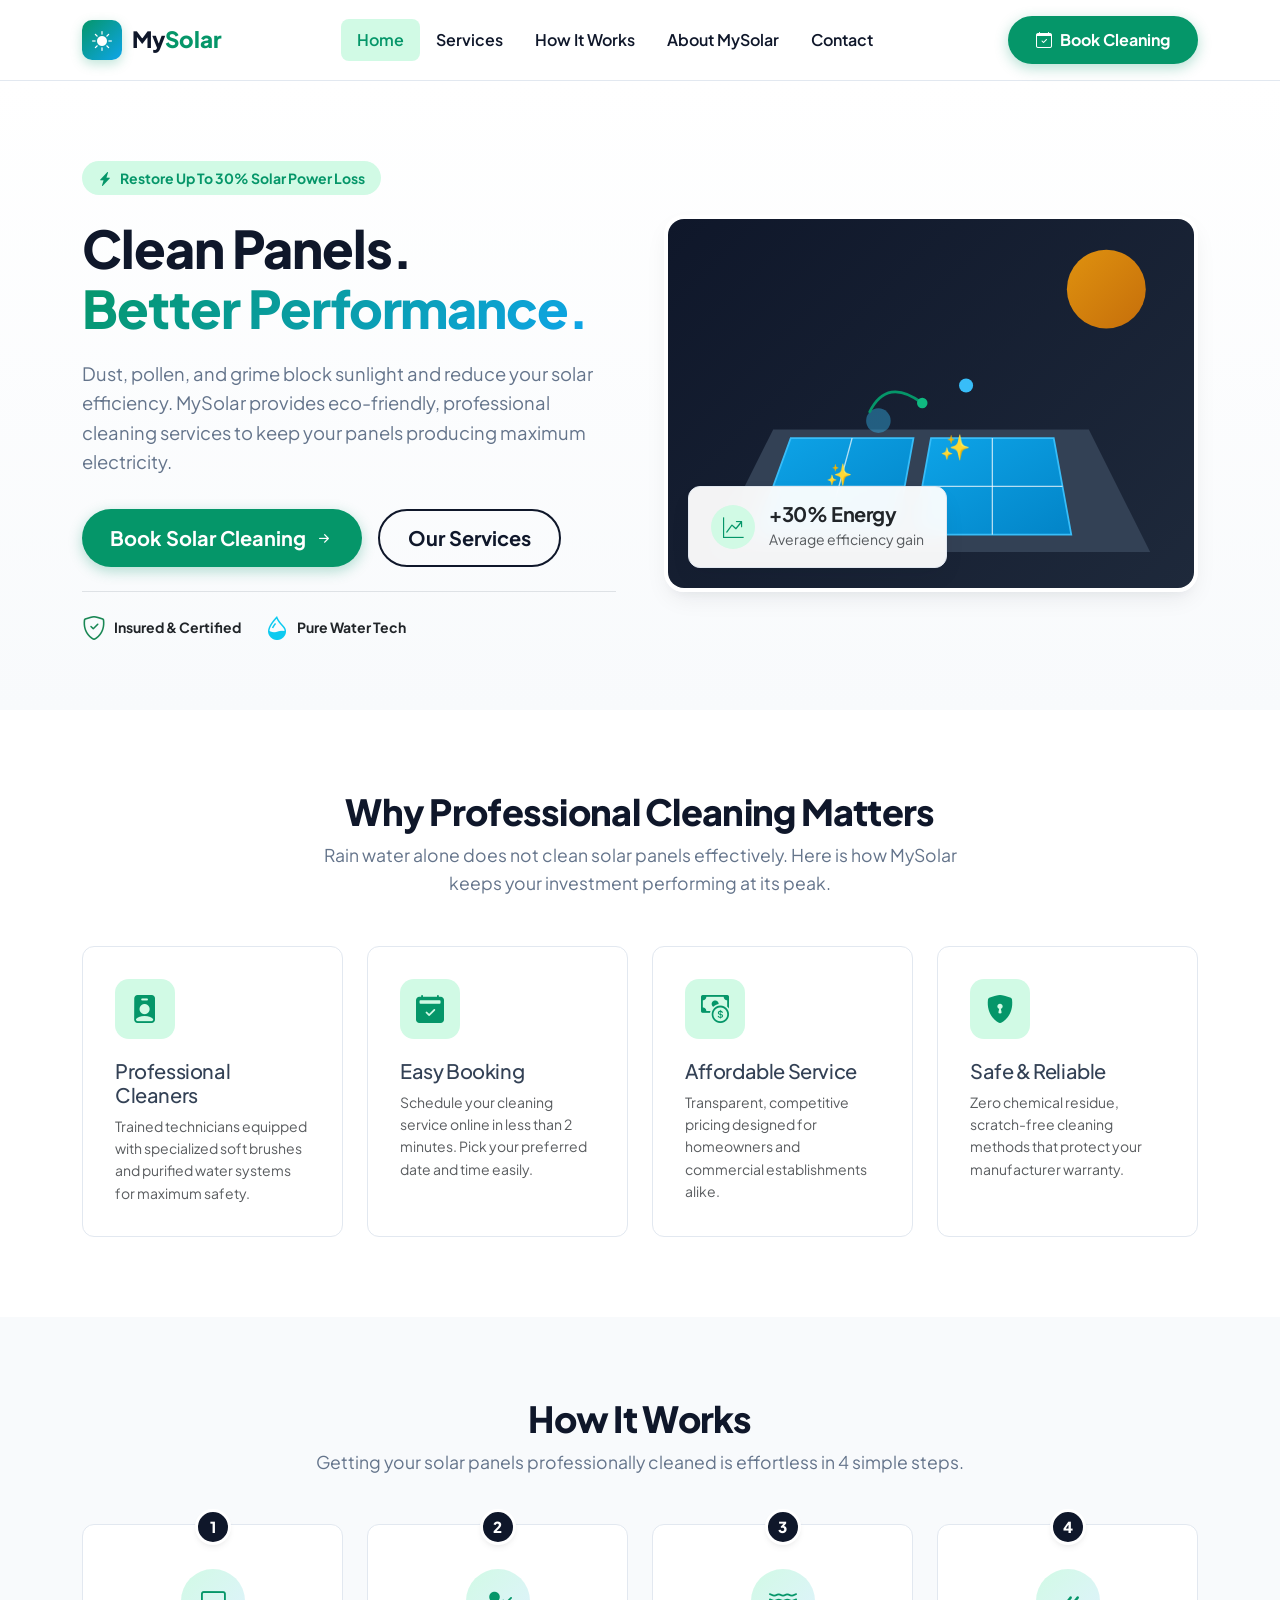
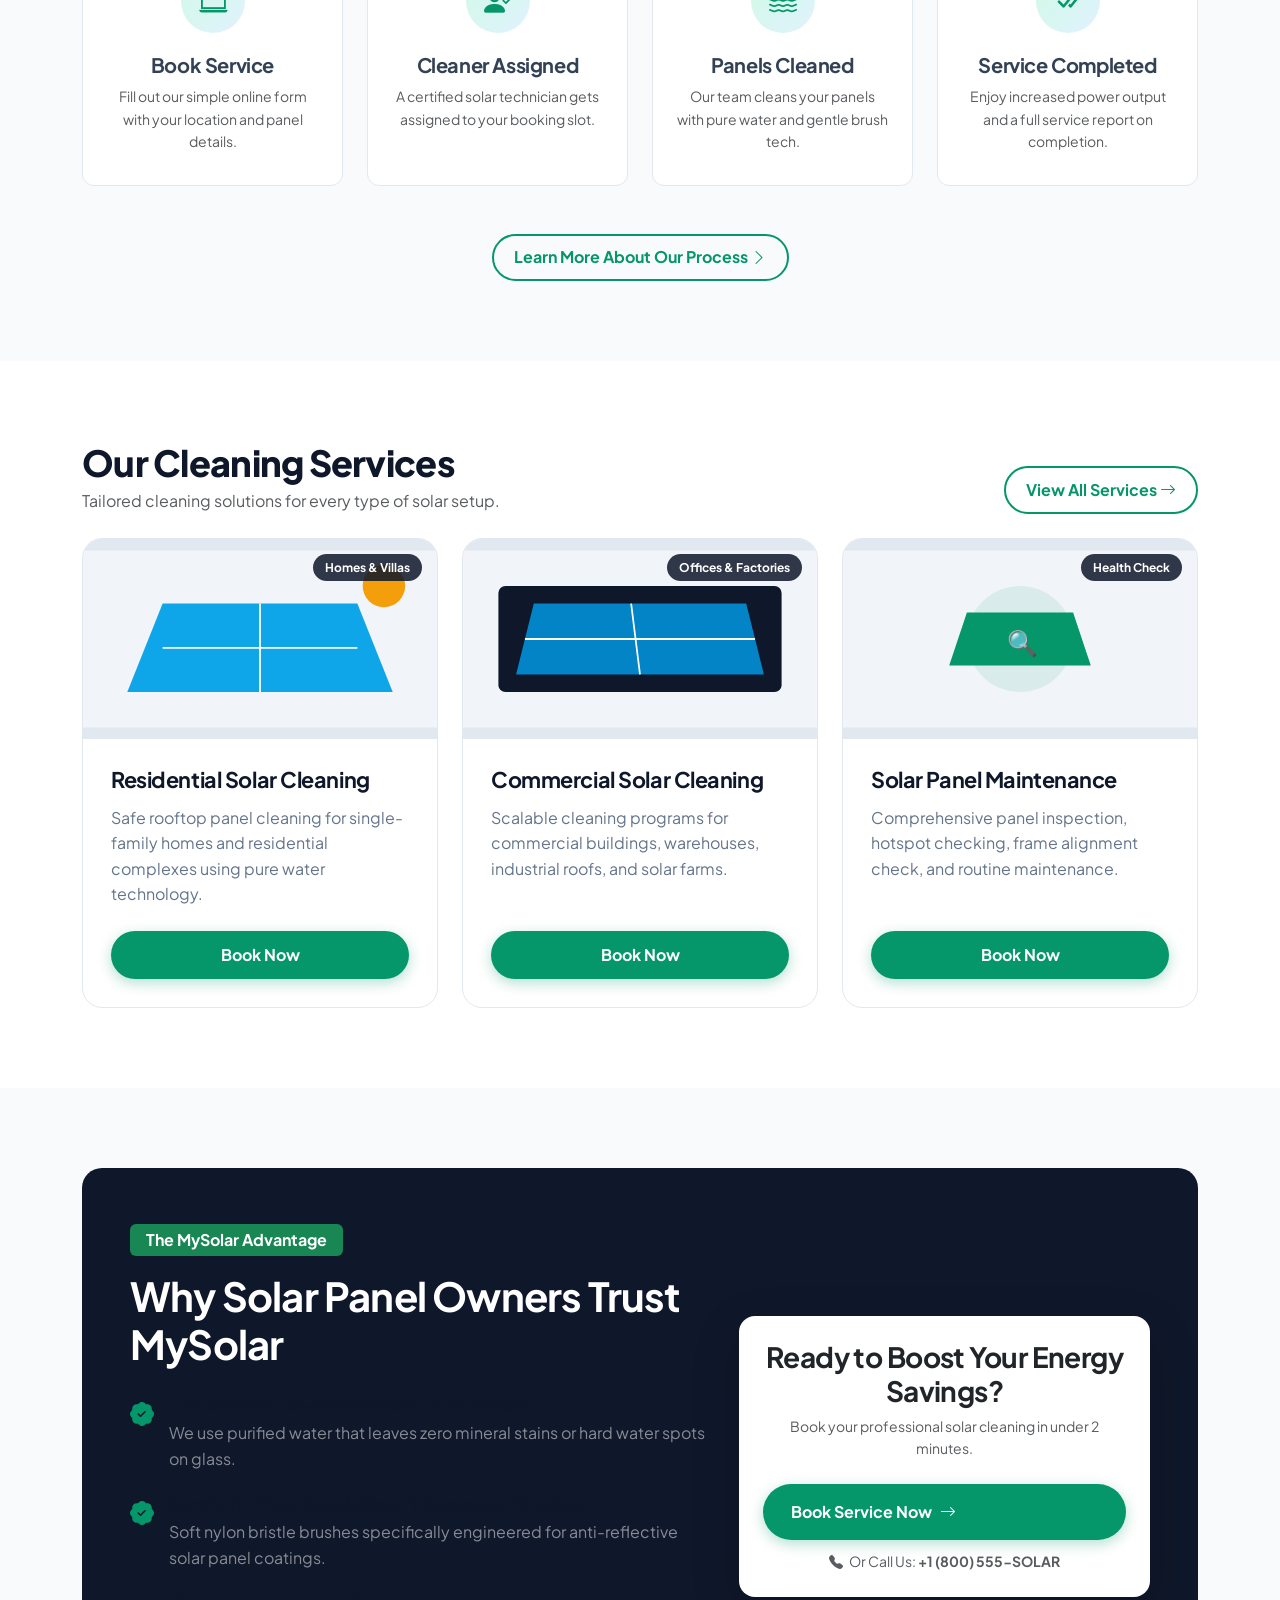
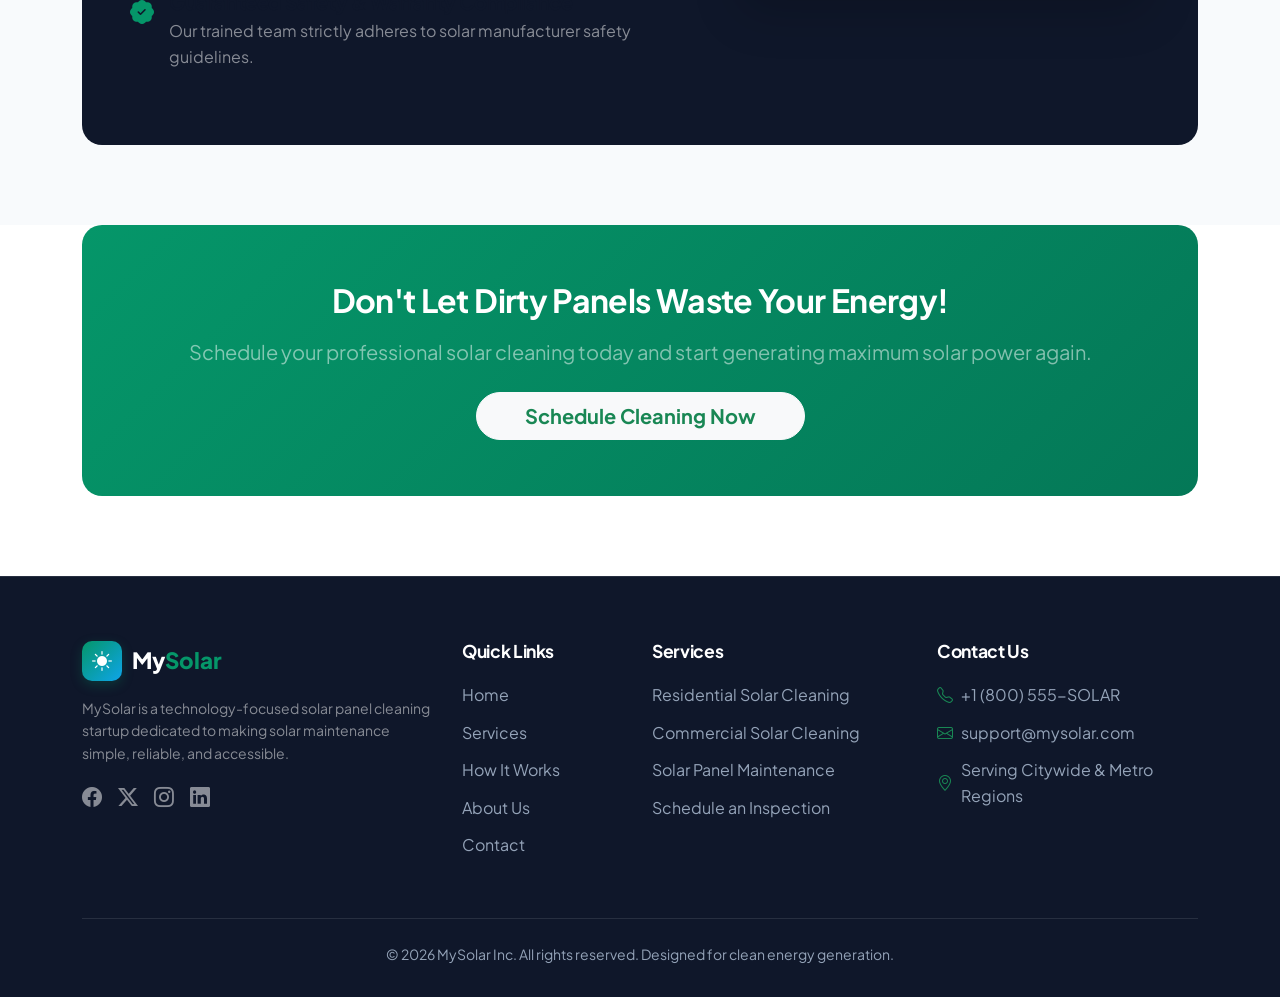
<file: index.html>
<!DOCTYPE html>
<html lang="en">
<head>
  <meta charset="UTF-8">
  <meta name="viewport" content="width=device-width, initial-scale=1.0">
  <title>MySolar - Professional Solar Panel Cleaning & Maintenance</title>
  <meta name="description" content="Maximize your solar energy generation with MySolar. Professional, safe, and affordable solar panel cleaning services for homes and businesses.">
  
  <!-- Bootstrap 5 CSS CDN -->
  <link href="https://cdn.jsdelivr.net/npm/bootstrap@5.3.2/dist/css/bootstrap.min.css" rel="stylesheet">
  
  <!-- Bootstrap Icons CDN -->
  <link href="https://cdn.jsdelivr.net/npm/bootstrap-icons@1.11.1/font/bootstrap-icons.css" rel="stylesheet">
  
  <!-- Custom Stylesheet -->
  <link rel="stylesheet" href="css/style.css">
</head>
<body>

  <!-- ==========================================
       NAVIGATION BAR
       ========================================== -->
  <nav class="navbar navbar-expand-lg navbar-mysolar sticky-top">
    <div class="container">
      <!-- MySolar Brand Logo -->
      <a class="navbar-brand-logo" href="index.html">
        <div class="logo-icon">
          <i class="bi bi-sun-fill"></i>
        </div>
        <div>
          My<span class="text-green">Solar</span>
        </div>
      </a>

      <!-- Mobile Hamburger Toggle Button -->
      <button class="navbar-toggler border-0" type="button" data-bs-toggle="collapse" data-bs-target="#navbarContent" aria-controls="navbarContent" aria-expanded="false" aria-label="Toggle navigation">
        <span class="navbar-toggler-icon"></span>
      </button>

      <!-- Navigation Links -->
      <div class="collapse navbar-collapse" id="navbarContent">
        <ul class="navbar-nav mx-auto mb-2 mb-lg-0">
          <li class="nav-item">
            <a class="nav-link active" href="index.html">Home</a>
          </li>
          <li class="nav-item">
            <a class="nav-link" href="services.html">Services</a>
          </li>
          <li class="nav-item">
            <a class="nav-link" href="how-it-works.html">How It Works</a>
          </li>
          <li class="nav-item">
            <a class="nav-link" href="about.html">About MySolar</a>
          </li>
          <li class="nav-item">
            <a class="nav-link" href="contact.html">Contact</a>
          </li>
        </ul>

        <!-- Book Cleaning Header CTA Button -->
        <div class="d-flex">
          <a href="booking.html" class="btn btn-mysolar-primary">
            <i class="bi bi-calendar-check"></i> Book Cleaning
          </a>
        </div>
      </div>
    </div>
  </nav>

  <!-- ==========================================
       HERO SECTION
       ========================================== -->
  <section class="hero-section">
    <div class="container">
      <div class="row align-items-center g-5">
        
        <!-- Hero Text Column -->
        <div class="col-lg-6">
          <div class="hero-badge">
            <i class="bi bi-lightning-charge-fill"></i> Restore Up To 30% Solar Power Loss
          </div>
          <h1 class="hero-title">
            Clean Panels.<br>
            <span class="text-highlight">Better Performance.</span>
          </h1>
          <p class="hero-subtitle">
            Dust, pollen, and grime block sunlight and reduce your solar efficiency. 
            MySolar provides eco-friendly, professional cleaning services to keep your panels producing maximum electricity.
          </p>

          <!-- Hero Action Buttons -->
          <div class="d-flex flex-wrap gap-3">
            <a href="booking.html" class="btn btn-mysolar-primary btn-lg">
              Book Solar Cleaning <i class="bi bi-arrow-right-short"></i>
            </a>
            <a href="services.html" class="btn btn-mysolar-secondary btn-lg">
              Our Services
            </a>
          </div>

          <!-- Trust Badges -->
          <div class="d-flex align-items-center gap-4 mt-4 pt-3 border-top">
            <div class="d-flex align-items-center gap-2">
              <i class="bi bi-shield-check fs-4 text-success"></i>
              <span class="small fw-bold text-dark">Insured & Certified</span>
            </div>
            <div class="d-flex align-items-center gap-2">
              <i class="bi bi-droplet-half fs-4 text-info"></i>
              <span class="small fw-bold text-dark">Pure Water Tech</span>
            </div>
          </div>
        </div>

        <!-- Hero Graphic Visual Column -->
        <div class="col-lg-6">
          <div class="hero-image-card">
            <!-- Modern Styled SVG / Visual Image Component -->
            <svg class="img-fluid w-100" viewBox="0 0 600 420" xmlns="http://www.w3.org/2000/svg" style="background: linear-gradient(135deg, #0f172a 0%, #1e293b 100%);">
              <defs>
                <linearGradient id="solarGrad" x1="0%" y1="0%" x2="100%" y2="100%">
                  <stop offset="0%" stop-color="#0ea5e9" />
                  <stop offset="100%" stop-color="#0284c7" />
                </linearGradient>
                <linearGradient id="sunGrad" x1="0%" y1="0%" x2="100%" y2="100%">
                  <stop offset="0%" stop-color="#f59e0b" />
                  <stop offset="100%" stop-color="#d97706" />
                </linearGradient>
              </defs>
              <!-- Sun rays -->
              <circle cx="500" cy="80" r="45" fill="url(#sunGrad)" opacity="0.9" />
              <!-- Roof & Panels Illustration -->
              <polygon points="50,380 550,380 480,240 120,240" fill="#334155" />
              <!-- Solar Panel Grids -->
              <polygon points="140,250 280,250 260,360 100,360" fill="url(#solarGrad)" stroke="#38bdf8" stroke-width="2" />
              <line x1="210" y1="250" x2="180" y2="360" stroke="#ffffff" stroke-width="1.5" opacity="0.7" />
              <line x1="120" y1="305" x2="270" y2="305" stroke="#ffffff" stroke-width="1.5" opacity="0.7" />
              
              <polygon points="300,250 440,250 460,360 280,360" fill="url(#solarGrad)" stroke="#38bdf8" stroke-width="2" />
              <line x1="370" y1="250" x2="370" y2="360" stroke="#ffffff" stroke-width="1.5" opacity="0.7" />
              <line x1="290" y1="305" x2="450" y2="305" stroke="#ffffff" stroke-width="1.5" opacity="0.7" />

              <!-- Water Spray / Sparkle Elements -->
              <circle cx="240" cy="230" r="14" fill="#38bdf8" opacity="0.4" />
              <path d="M 230,220 Q 250,180 290,210" stroke="#059669" stroke-width="3" fill="none" stroke-linecap="round" />
              <circle cx="290" cy="210" r="6" fill="#10b981" />
              <circle cx="340" cy="190" r="8" fill="#38bdf8" />
              
              <!-- Sparkles -->
              <text x="310" y="270" fill="#ffffff" font-size="28" font-family="sans-serif">✨</text>
              <text x="180" y="300" fill="#ffffff" font-size="24" font-family="sans-serif">✨</text>
            </svg>

            <!-- Floating Stat Overlay Badge -->
            <div class="hero-floating-stat">
              <div class="stat-icon">
                <i class="bi bi-graph-up-arrow"></i>
              </div>
              <div>
                <h5 class="mb-0 fw-bold text-dark">+30% Energy</h5>
                <small class="text-muted">Average efficiency gain</small>
              </div>
            </div>
          </div>
        </div>

      </div>
    </div>
  </section>

  <!-- ==========================================
       BENEFITS SECTION
       ========================================== -->
  <section class="section-padding bg-white">
    <div class="container">
      <div class="text-center">
        <h2 class="section-title">Why Professional Cleaning Matters</h2>
        <p class="section-subtitle">
          Rain water alone does not clean solar panels effectively. Here is how MySolar keeps your investment performing at its peak.
        </p>
      </div>

      <div class="row g-4">
        <!-- Benefit 1 -->
        <div class="col-md-6 col-lg-3">
          <div class="feature-card">
            <div class="feature-icon">
              <i class="bi bi-person-badge-fill"></i>
            </div>
            <h4 class="h5">Professional Cleaners</h4>
            <p class="text-muted small mb-0">
              Trained technicians equipped with specialized soft brushes and purified water systems for maximum safety.
            </p>
          </div>
        </div>

        <!-- Benefit 2 -->
        <div class="col-md-6 col-lg-3">
          <div class="feature-card">
            <div class="feature-icon">
              <i class="bi bi-calendar2-check-fill"></i>
            </div>
            <h4 class="h5">Easy Booking</h4>
            <p class="text-muted small mb-0">
              Schedule your cleaning service online in less than 2 minutes. Pick your preferred date and time easily.
            </p>
          </div>
        </div>

        <!-- Benefit 3 -->
        <div class="col-md-6 col-lg-3">
          <div class="feature-card">
            <div class="feature-icon">
              <i class="bi bi-cash-coin"></i>
            </div>
            <h4 class="h5">Affordable Service</h4>
            <p class="text-muted small mb-0">
              Transparent, competitive pricing designed for homeowners and commercial establishments alike.
            </p>
          </div>
        </div>

        <!-- Benefit 4 -->
        <div class="col-md-6 col-lg-3">
          <div class="feature-card">
            <div class="feature-icon">
              <i class="bi bi-shield-lock-fill"></i>
            </div>
            <h4 class="h5">Safe & Reliable</h4>
            <p class="text-muted small mb-0">
              Zero chemical residue, scratch-free cleaning methods that protect your manufacturer warranty.
            </p>
          </div>
        </div>
      </div>
    </div>
  </section>

  <!-- ==========================================
       SIMPLE HOW IT WORKS SECTION
       ========================================== -->
  <section class="section-padding">
    <div class="container">
      <div class="text-center">
        <h2 class="section-title">How It Works</h2>
        <p class="section-subtitle">
          Getting your solar panels professionally cleaned is effortless in 4 simple steps.
        </p>
      </div>

      <div class="row g-4">
        <!-- Step 1 -->
        <div class="col-md-6 col-lg-3">
          <div class="step-card">
            <div class="step-number">1</div>
            <div class="step-icon-wrap">
              <i class="bi bi-laptop"></i>
            </div>
            <h4 class="h5 fw-bold">Book Service</h4>
            <p class="text-muted small mb-0">
              Fill out our simple online form with your location and panel details.
            </p>
          </div>
        </div>

        <!-- Step 2 -->
        <div class="col-md-6 col-lg-3">
          <div class="step-card">
            <div class="step-number">2</div>
            <div class="step-icon-wrap">
              <i class="bi bi-person-check-fill"></i>
            </div>
            <h4 class="h5 fw-bold">Cleaner Assigned</h4>
            <p class="text-muted small mb-0">
              A certified solar technician gets assigned to your booking slot.
            </p>
          </div>
        </div>

        <!-- Step 3 -->
        <div class="col-md-6 col-lg-3">
          <div class="step-card">
            <div class="step-number">3</div>
            <div class="step-icon-wrap">
              <i class="bi bi-water"></i>
            </div>
            <h4 class="h5 fw-bold">Panels Cleaned</h4>
            <p class="text-muted small mb-0">
              Our team cleans your panels with pure water and gentle brush tech.
            </p>
          </div>
        </div>

        <!-- Step 4 -->
        <div class="col-md-6 col-lg-3">
          <div class="step-card">
            <div class="step-number">4</div>
            <div class="step-icon-wrap">
              <i class="bi bi-check-all"></i>
            </div>
            <h4 class="h5 fw-bold">Service Completed</h4>
            <p class="text-muted small mb-0">
              Enjoy increased power output and a full service report on completion.
            </p>
          </div>
        </div>
      </div>

      <!-- View Detailed How It Works Link -->
      <div class="text-center mt-5">
        <a href="how-it-works.html" class="btn btn-mysolar-outline-green">
          Learn More About Our Process <i class="bi bi-chevron-right"></i>
        </a>
      </div>
    </div>
  </section>

  <!-- ==========================================
       SERVICES PREVIEW
       ========================================== -->
  <section class="section-padding bg-white">
    <div class="container">
      <div class="d-flex flex-column flex-md-row justify-content-between align-items-md-end mb-4">
        <div>
          <h2 class="section-title mb-1">Our Cleaning Services</h2>
          <p class="text-muted mb-0">Tailored cleaning solutions for every type of solar setup.</p>
        </div>
        <a href="services.html" class="btn btn-mysolar-outline-green mt-3 mt-md-0">
          View All Services <i class="bi bi-arrow-right"></i>
        </a>
      </div>

      <div class="row g-4">
        <!-- Service 1: Residential -->
        <div class="col-md-4">
          <div class="service-card">
            <div class="service-img-wrap">
              <span class="service-badge">Homes & Villas</span>
              <svg class="w-100 h-100" viewBox="0 0 400 200" xmlns="http://www.w3.org/2000/svg">
                <rect width="400" height="200" fill="#f1f5f9"/>
                <polygon points="50,160 350,160 310,60 90,60" fill="#0ea5e9"/>
                <line x1="200" y1="60" x2="200" y2="160" stroke="#ffffff" stroke-width="2"/>
                <line x1="90" y1="110" x2="310" y2="110" stroke="#ffffff" stroke-width="2"/>
                <circle cx="340" cy="40" r="24" fill="#f59e0b"/>
              </svg>
            </div>
            <div class="service-card-body">
              <h3 class="service-card-title">Residential Solar Cleaning</h3>
              <p class="service-card-text">
                Safe rooftop panel cleaning for single-family homes and residential complexes using pure water technology.
              </p>
              <a href="booking.html?service=residential" class="btn btn-mysolar-primary w-100 justify-content-center">
                Book Now
              </a>
            </div>
          </div>
        </div>

        <!-- Service 2: Commercial -->
        <div class="col-md-4">
          <div class="service-card">
            <div class="service-img-wrap">
              <span class="service-badge">Offices & Factories</span>
              <svg class="w-100 h-100" viewBox="0 0 400 200" xmlns="http://www.w3.org/2000/svg">
                <rect width="400" height="200" fill="#f1f5f9"/>
                <rect x="40" y="40" width="320" height="120" rx="8" fill="#0f172a"/>
                <polygon points="60,140 340,140 320,60 80,60" fill="#0284c7"/>
                <line x1="190" y1="60" x2="200" y2="140" stroke="#ffffff" stroke-width="2"/>
                <line x1="70" y1="100" x2="330" y2="100" stroke="#ffffff" stroke-width="2"/>
              </svg>
            </div>
            <div class="service-card-body">
              <h3 class="service-card-title">Commercial Solar Cleaning</h3>
              <p class="service-card-text">
                Scalable cleaning programs for commercial buildings, warehouses, industrial roofs, and solar farms.
              </p>
              <a href="booking.html?service=commercial" class="btn btn-mysolar-primary w-100 justify-content-center">
                Book Now
              </a>
            </div>
          </div>
        </div>

        <!-- Service 3: Maintenance -->
        <div class="col-md-4">
          <div class="service-card">
            <div class="service-img-wrap">
              <span class="service-badge">Health Check</span>
              <svg class="w-100 h-100" viewBox="0 0 400 200" xmlns="http://www.w3.org/2000/svg">
                <rect width="400" height="200" fill="#f1f5f9"/>
                <circle cx="200" cy="100" r="60" fill="#059669" opacity="0.1"/>
                <polygon points="120,130 280,130 260,70 140,70" fill="#059669"/>
                <text x="185" y="115" fill="#ffffff" font-size="28" font-family="sans-serif">🔍</text>
              </svg>
            </div>
            <div class="service-card-body">
              <h3 class="service-card-title">Solar Panel Maintenance</h3>
              <p class="service-card-text">
                Comprehensive panel inspection, hotspot checking, frame alignment check, and routine maintenance.
              </p>
              <a href="booking.html?service=maintenance" class="btn btn-mysolar-primary w-100 justify-content-center">
                Book Now
              </a>
            </div>
          </div>
        </div>
      </div>
    </div>
  </section>

  <!-- ==========================================
       WHY CHOOSE MYSOLAR SECTION
       ========================================== -->
  <section class="section-padding">
    <div class="container">
      <div class="why-us-box">
        <div class="row align-items-center g-4">
          <div class="col-lg-7">
            <span class="badge bg-success mb-3 px-3 py-2 fs-6">The MySolar Advantage</span>
            <h2 class="display-6 fw-bold mb-4">Why Solar Panel Owners Trust MySolar</h2>
            
            <div class="why-us-list-item">
              <i class="bi bi-patch-check-fill"></i>
              <div>
                <h5 class="fw-bold mb-1">De-ionized De-mineralized Pure Water</h5>
                <p class="text-white-50 mb-0">We use purified water that leaves zero mineral stains or hard water spots on glass.</p>
              </div>
            </div>

            <div class="why-us-list-item">
              <i class="bi bi-patch-check-fill"></i>
              <div>
                <h5 class="fw-bold mb-1">Scratch-Free Specialized Telescopic Brushes</h5>
                <p class="text-white-50 mb-0">Soft nylon bristle brushes specifically engineered for anti-reflective solar panel coatings.</p>
              </div>
            </div>

            <div class="why-us-list-item">
              <i class="bi bi-patch-check-fill"></i>
              <div>
                <h5 class="fw-bold mb-1">Guaranteed Safety & Warranty Compliance</h5>
                <p class="text-white-50 mb-0">Our trained team strictly adheres to solar manufacturer safety guidelines.</p>
              </div>
            </div>
          </div>

          <div class="col-lg-5 text-center">
            <div class="p-4 bg-white rounded-4 text-dark shadow-lg">
              <h3 class="fw-bold text-dark mb-2">Ready to Boost Your Energy Savings?</h3>
              <p class="text-muted small mb-4">Book your professional solar cleaning in under 2 minutes.</p>
              <a href="booking.html" class="btn btn-mysolar-primary w-100 py-3 mb-2">
                Book Service Now <i class="bi bi-arrow-right"></i>
              </a>
              <small class="text-muted"><i class="bi bi-telephone-fill me-1"></i> Or Call Us: <strong>+1 (800) 555-SOLAR</strong></small>
            </div>
          </div>
        </div>
      </div>
    </div>
  </section>

  <!-- ==========================================
       CUSTOMER CALL-TO-ACTION SECTION
       ========================================== -->
  <section class="section-padding bg-white pt-0">
    <div class="container">
      <div class="cta-banner">
        <h2 class="fw-bold">Don't Let Dirty Panels Waste Your Energy!</h2>
        <p class="fs-5 mb-4 text-white-50 max-w-600 mx-auto">
          Schedule your professional solar cleaning today and start generating maximum solar power again.
        </p>
        <a href="booking.html" class="btn btn-light text-success fw-bold btn-lg rounded-pill px-5">
          Schedule Cleaning Now
        </a>
      </div>
    </div>
  </section>

  <!-- ==========================================
       FOOTER
       ========================================== -->
  <footer class="footer">
    <div class="container">
      <div class="row g-4">
        
        <!-- Column 1: Brand Info -->
        <div class="col-lg-4">
          <a class="navbar-brand-logo mb-3 d-inline-flex" href="index.html">
            <div class="logo-icon">
              <i class="bi bi-sun-fill"></i>
            </div>
            <div class="text-white">
              My<span class="text-green">Solar</span>
            </div>
          </a>
          <p class="text-white-50 small mb-3">
            MySolar is a technology-focused solar panel cleaning startup dedicated to making solar maintenance simple, reliable, and accessible.
          </p>
          <div class="d-flex gap-3 fs-5">
            <a href="#" class="text-white-50 hover-white"><i class="bi bi-facebook"></i></a>
            <a href="#" class="text-white-50 hover-white"><i class="bi bi-twitter-x"></i></a>
            <a href="#" class="text-white-50 hover-white"><i class="bi bi-instagram"></i></a>
            <a href="#" class="text-white-50 hover-white"><i class="bi bi-linkedin"></i></a>
          </div>
        </div>

        <!-- Column 2: Quick Links -->
        <div class="col-6 col-lg-2">
          <h5>Quick Links</h5>
          <ul class="footer-links">
            <li><a href="index.html">Home</a></li>
            <li><a href="services.html">Services</a></li>
            <li><a href="how-it-works.html">How It Works</a></li>
            <li><a href="about.html">About Us</a></li>
            <li><a href="contact.html">Contact</a></li>
          </ul>
        </div>

        <!-- Column 3: Our Services -->
        <div class="col-6 col-lg-3">
          <h5>Services</h5>
          <ul class="footer-links">
            <li><a href="services.html">Residential Solar Cleaning</a></li>
            <li><a href="services.html">Commercial Solar Cleaning</a></li>
            <li><a href="services.html">Solar Panel Maintenance</a></li>
            <li><a href="booking.html">Schedule an Inspection</a></li>
          </ul>
        </div>

        <!-- Column 4: Contact Info -->
        <div class="col-lg-3">
          <h5>Contact Us</h5>
          <ul class="footer-links">
            <li class="d-flex align-items-center gap-2">
              <i class="bi bi-telephone text-success"></i> +1 (800) 555-SOLAR
            </li>
            <li class="d-flex align-items-center gap-2">
              <i class="bi bi-envelope text-success"></i> support@mysolar.com
            </li>
            <li class="d-flex align-items-center gap-2">
              <i class="bi bi-geo-alt text-success"></i> Serving Citywide & Metro Regions
            </li>
          </ul>
        </div>

      </div>

      <!-- Footer Bottom -->
      <div class="footer-bottom">
        <p class="mb-0">&copy; 2026 MySolar Inc. All rights reserved. Designed for clean energy generation.</p>
      </div>
    </div>
  </footer>

  <!-- Bootstrap 5 JS Bundle CDN (Includes Popper) -->
  <script src="https://cdn.jsdelivr.net/npm/bootstrap@5.3.2/dist/js/bootstrap.bundle.min.js"></script>
  
  <!-- Custom JavaScript File -->
  <script src="js/script.js"></script>
</body>
</html>
</file>
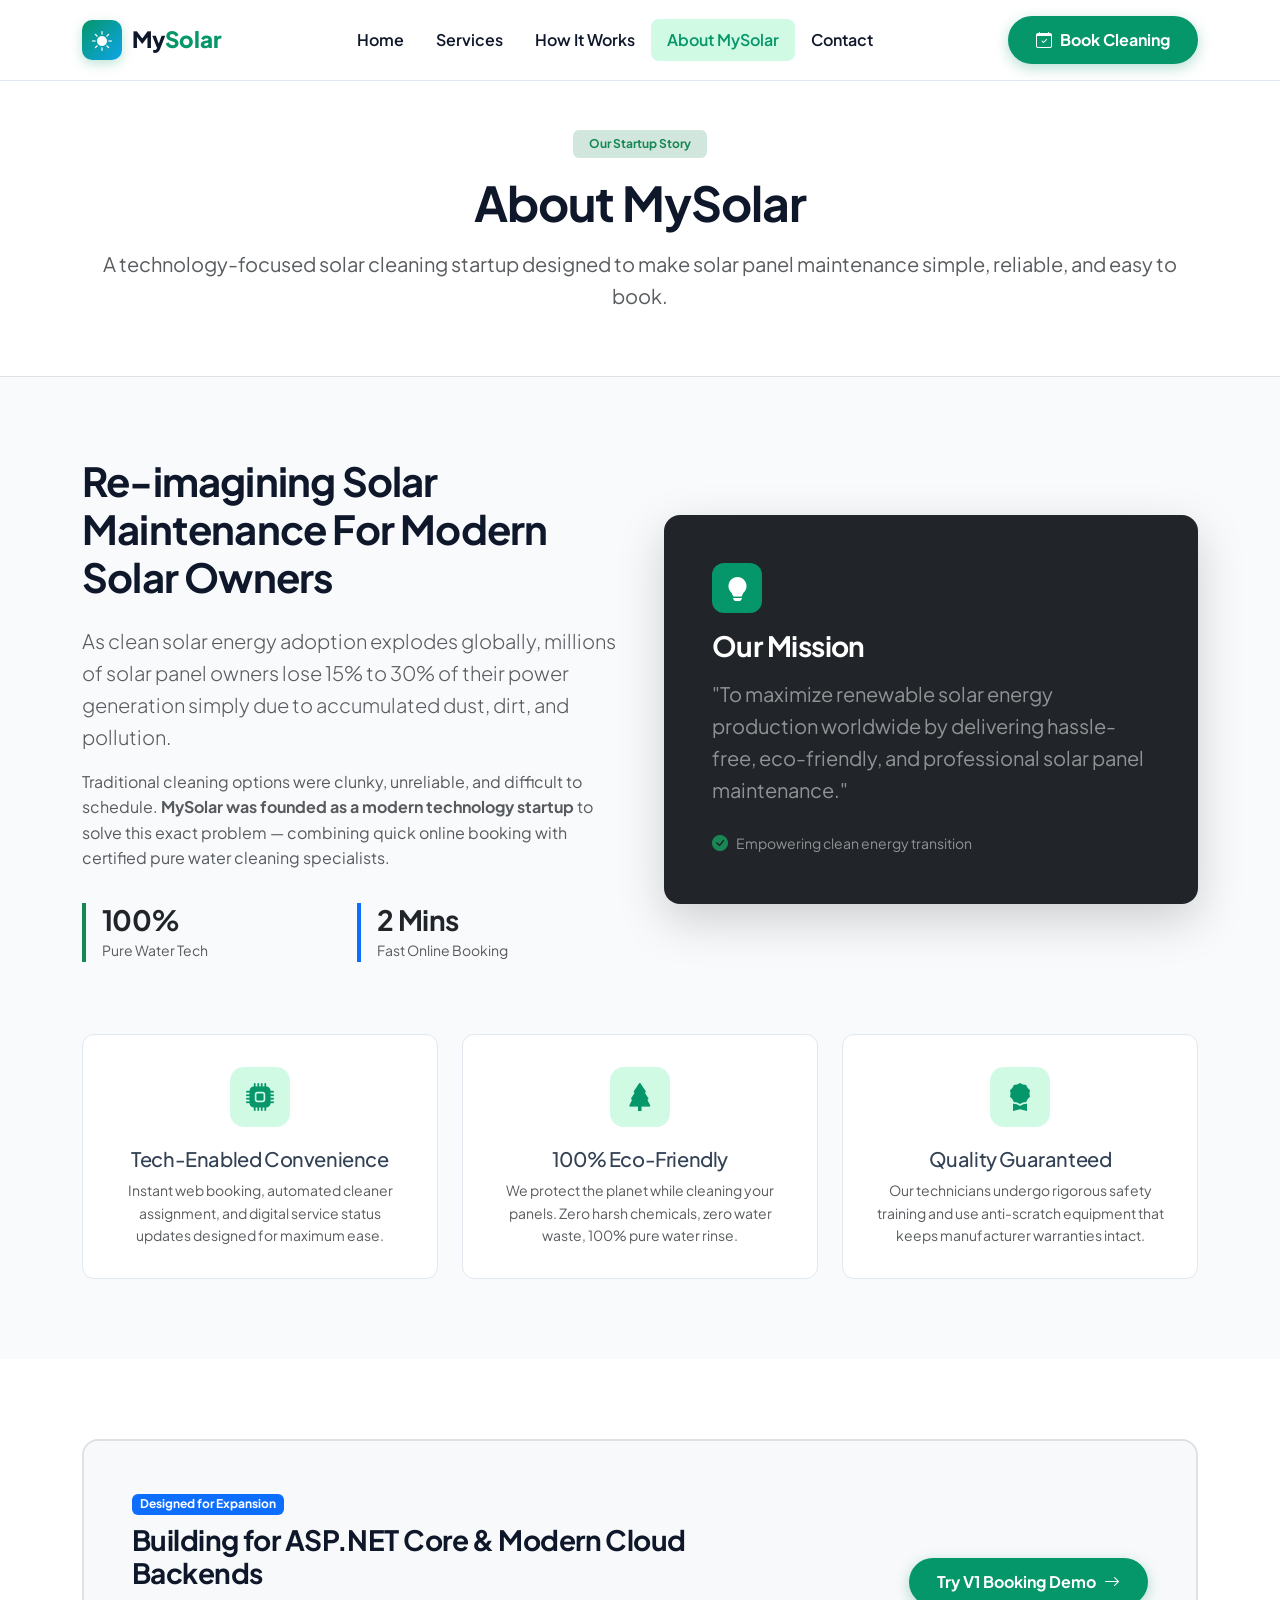
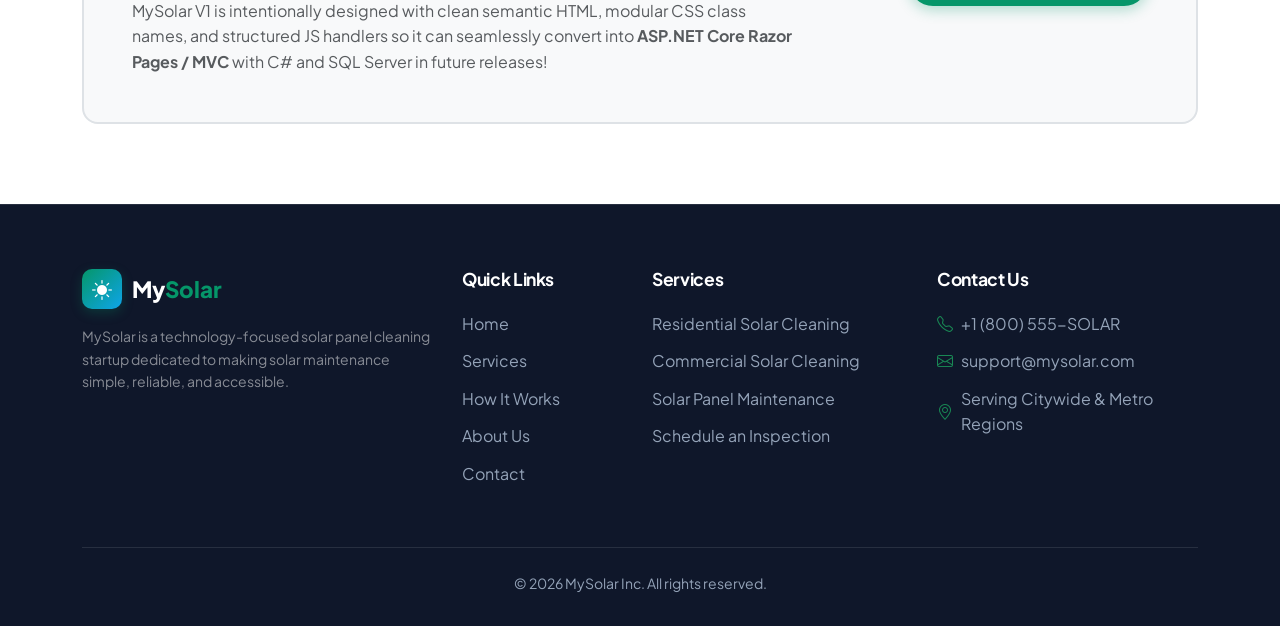
<file: about.html>
<!DOCTYPE html>
<html lang="en">
<head>
  <meta charset="UTF-8">
  <meta name="viewport" content="width=device-width, initial-scale=1.0">
  <title>About Us - MySolar Startup</title>
  <meta name="description" content="Learn about MySolar, a technology-focused solar panel cleaning startup dedicated to simple, reliable, and modern solar maintenance.">
  
  <!-- Bootstrap 5 CSS CDN -->
  <link href="https://cdn.jsdelivr.net/npm/bootstrap@5.3.2/dist/css/bootstrap.min.css" rel="stylesheet">
  
  <!-- Bootstrap Icons CDN -->
  <link href="https://cdn.jsdelivr.net/npm/bootstrap-icons@1.11.1/font/bootstrap-icons.css" rel="stylesheet">
  
  <!-- Custom Stylesheet -->
  <link rel="stylesheet" href="css/style.css">
</head>
<body>

  <!-- ==========================================
       NAVIGATION BAR
       ========================================== -->
  <nav class="navbar navbar-expand-lg navbar-mysolar sticky-top">
    <div class="container">
      <a class="navbar-brand-logo" href="index.html">
        <div class="logo-icon"><i class="bi bi-sun-fill"></i></div>
        <div>My<span class="text-green">Solar</span></div>
      </a>

      <button class="navbar-toggler border-0" type="button" data-bs-toggle="collapse" data-bs-target="#navbarContent">
        <span class="navbar-toggler-icon"></span>
      </button>

      <div class="collapse navbar-collapse" id="navbarContent">
        <ul class="navbar-nav mx-auto mb-2 mb-lg-0">
          <li class="nav-item"><a class="nav-link" href="index.html">Home</a></li>
          <li class="nav-item"><a class="nav-link" href="services.html">Services</a></li>
          <li class="nav-item"><a class="nav-link" href="how-it-works.html">How It Works</a></li>
          <li class="nav-item"><a class="nav-link active" href="about.html">About MySolar</a></li>
          <li class="nav-item"><a class="nav-link" href="contact.html">Contact</a></li>
        </ul>

        <div class="d-flex">
          <a href="booking.html" class="btn btn-mysolar-primary">
            <i class="bi bi-calendar-check"></i> Book Cleaning
          </a>
        </div>
      </div>
    </div>
  </nav>

  <!-- ==========================================
       PAGE HEADER BANNER
       ========================================== -->
  <section class="bg-white py-5 border-bottom">
    <div class="container text-center">
      <span class="badge bg-success-subtle text-success fw-bold px-3 py-2 mb-3">Our Startup Story</span>
      <h1 class="fw-bold display-5 mb-3">About MySolar</h1>
      <p class="text-muted fs-5 max-w-600 mx-auto">
        A technology-focused solar cleaning startup designed to make solar panel maintenance simple, reliable, and easy to book.
      </p>
    </div>
  </section>

  <!-- ==========================================
       ABOUT MISSION & VISION
       ========================================== -->
  <section class="section-padding">
    <div class="container">
      <div class="row align-items-center g-5 mb-5">
        
        <div class="col-lg-6">
          <h2 class="fw-bold display-6 mb-4">Re-imagining Solar Maintenance For Modern Solar Owners</h2>
          <p class="text-muted lead">
            As clean solar energy adoption explodes globally, millions of solar panel owners lose 15% to 30% of their power generation simply due to accumulated dust, dirt, and pollution.
          </p>
          <p class="text-muted">
            Traditional cleaning options were clunky, unreliable, and difficult to schedule. <strong>MySolar was founded as a modern technology startup</strong> to solve this exact problem — combining quick online booking with certified pure water cleaning specialists.
          </p>
          <div class="row g-3 mt-3">
            <div class="col-6">
              <div class="border-start border-4 border-success ps-3">
                <h3 class="fw-bold text-dark mb-0">100%</h3>
                <small class="text-muted">Pure Water Tech</small>
              </div>
            </div>
            <div class="col-6">
              <div class="border-start border-4 border-primary ps-3">
                <h3 class="fw-bold text-dark mb-0">2 Mins</h3>
                <small class="text-muted">Fast Online Booking</small>
              </div>
            </div>
          </div>
        </div>

        <div class="col-lg-6">
          <div class="card border-0 shadow-lg rounded-4 overflow-hidden">
            <div class="bg-dark p-5 text-white position-relative">
              <div class="logo-icon mb-3" style="width:50px; height:50px; background: #059669; border-radius:12px; display:flex; align-items:center; justify-content:center; font-size:1.5rem;">
                <i class="bi bi-lightbulb-fill text-white"></i>
              </div>
              <h3 class="fw-bold text-white mb-3">Our Mission</h3>
              <p class="text-white-50 fs-5 mb-4">
                "To maximize renewable solar energy production worldwide by delivering hassle-free, eco-friendly, and professional solar panel maintenance."
              </p>
              <div class="d-flex align-items-center gap-2">
                <i class="bi bi-check-circle-fill text-success"></i>
                <span class="small text-white-50">Empowering clean energy transition</span>
              </div>
            </div>
          </div>
        </div>

      </div>

      <!-- Core Pillars -->
      <div class="row g-4 pt-4">
        <div class="col-md-4">
          <div class="feature-card text-center">
            <div class="feature-icon mx-auto">
              <i class="bi bi-cpu-fill"></i>
            </div>
            <h4 class="h5">Tech-Enabled Convenience</h4>
            <p class="text-muted small mb-0">
              Instant web booking, automated cleaner assignment, and digital service status updates designed for maximum ease.
            </p>
          </div>
        </div>

        <div class="col-md-4">
          <div class="feature-card text-center">
            <div class="feature-icon mx-auto">
              <i class="bi bi-tree-fill"></i>
            </div>
            <h4 class="h5">100% Eco-Friendly</h4>
            <p class="text-muted small mb-0">
              We protect the planet while cleaning your panels. Zero harsh chemicals, zero water waste, 100% pure water rinse.
            </p>
          </div>
        </div>

        <div class="col-md-4">
          <div class="feature-card text-center">
            <div class="feature-icon mx-auto">
              <i class="bi bi-award-fill"></i>
            </div>
            <h4 class="h5">Quality Guaranteed</h4>
            <p class="text-muted small mb-0">
              Our technicians undergo rigorous safety training and use anti-scratch equipment that keeps manufacturer warranties intact.
            </p>
          </div>
        </div>
      </div>

    </div>
  </section>

  <!-- ==========================================
       FUTURE TECH ARCHITECTURE NOTE
       ========================================== -->
  <section class="section-padding bg-white">
    <div class="container">
      <div class="bg-light p-4 p-md-5 rounded-4 border border-2">
        <div class="row align-items-center g-4">
          <div class="col-md-8">
            <span class="badge bg-primary mb-2">Designed for Expansion</span>
            <h3 class="fw-bold mb-2">Building for ASP.NET Core & Modern Cloud Backends</h3>
            <p class="text-muted mb-0">
              MySolar V1 is intentionally designed with clean semantic HTML, modular CSS class names, and structured JS handlers so it can seamlessly convert into <strong>ASP.NET Core Razor Pages / MVC</strong> with C# and SQL Server in future releases!
            </p>
          </div>
          <div class="col-md-4 text-md-end">
            <a href="booking.html" class="btn btn-mysolar-primary">
              Try V1 Booking Demo <i class="bi bi-arrow-right"></i>
            </a>
          </div>
        </div>
      </div>
    </div>
  </section>

  <!-- ==========================================
       FOOTER
       ========================================== -->
  <footer class="footer">
    <div class="container">
      <div class="row g-4">
        <div class="col-lg-4">
          <a class="navbar-brand-logo mb-3 d-inline-flex" href="index.html">
            <div class="logo-icon"><i class="bi bi-sun-fill"></i></div>
            <div class="text-white">My<span class="text-green">Solar</span></div>
          </a>
          <p class="text-white-50 small mb-3">
            MySolar is a technology-focused solar panel cleaning startup dedicated to making solar maintenance simple, reliable, and accessible.
          </p>
        </div>
        <div class="col-6 col-lg-2">
          <h5>Quick Links</h5>
          <ul class="footer-links">
            <li><a href="index.html">Home</a></li>
            <li><a href="services.html">Services</a></li>
            <li><a href="how-it-works.html">How It Works</a></li>
            <li><a href="about.html">About Us</a></li>
            <li><a href="contact.html">Contact</a></li>
          </ul>
        </div>
        <div class="col-6 col-lg-3">
          <h5>Services</h5>
          <ul class="footer-links">
            <li><a href="services.html">Residential Solar Cleaning</a></li>
            <li><a href="services.html">Commercial Solar Cleaning</a></li>
            <li><a href="services.html">Solar Panel Maintenance</a></li>
            <li><a href="booking.html">Schedule an Inspection</a></li>
          </ul>
        </div>
        <div class="col-lg-3">
          <h5>Contact Us</h5>
          <ul class="footer-links">
            <li class="d-flex align-items-center gap-2"><i class="bi bi-telephone text-success"></i> +1 (800) 555-SOLAR</li>
            <li class="d-flex align-items-center gap-2"><i class="bi bi-envelope text-success"></i> support@mysolar.com</li>
            <li class="d-flex align-items-center gap-2"><i class="bi bi-geo-alt text-success"></i> Serving Citywide & Metro Regions</li>
          </ul>
        </div>
      </div>
      <div class="footer-bottom">
        <p class="mb-0">&copy; 2026 MySolar Inc. All rights reserved.</p>
      </div>
    </div>
  </footer>

  <script src="https://cdn.jsdelivr.net/npm/bootstrap@5.3.2/dist/js/bootstrap.bundle.min.js"></script>
  <script src="js/script.js"></script>
</body>
</html>
</file>
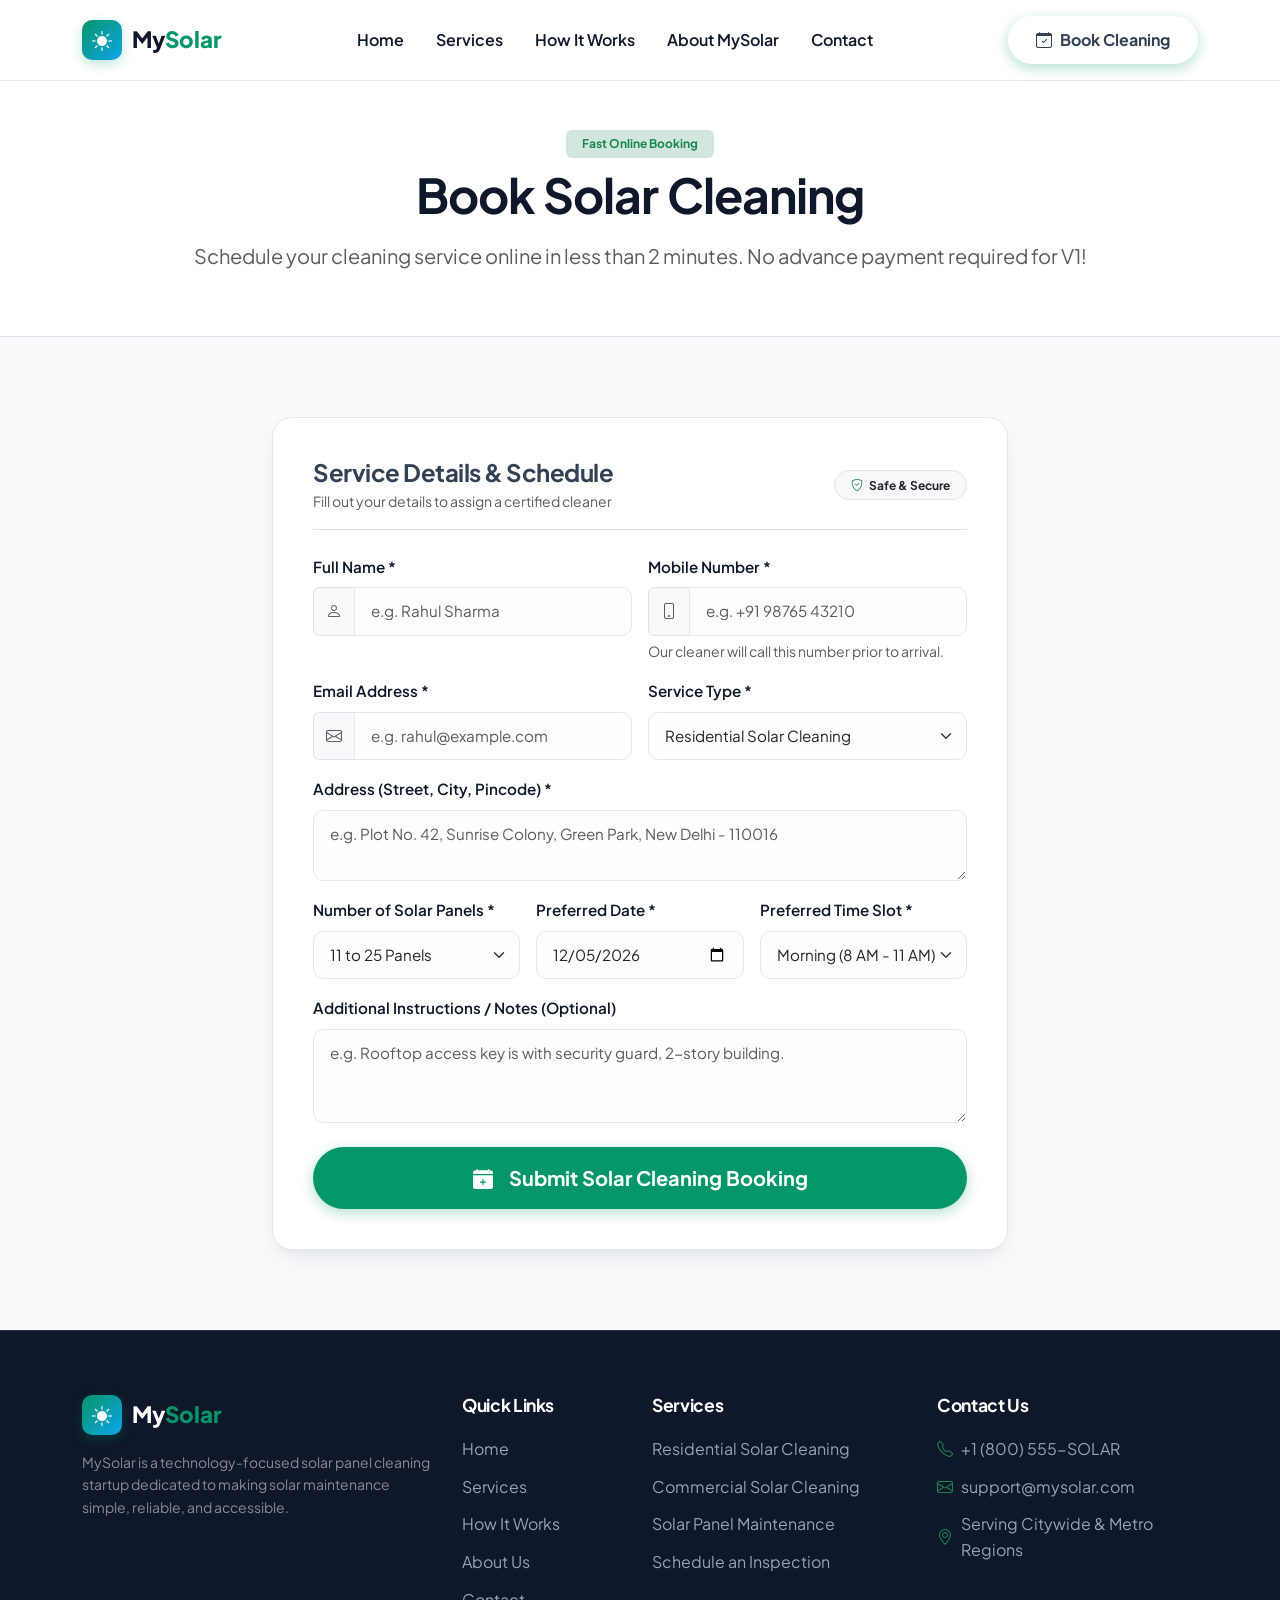
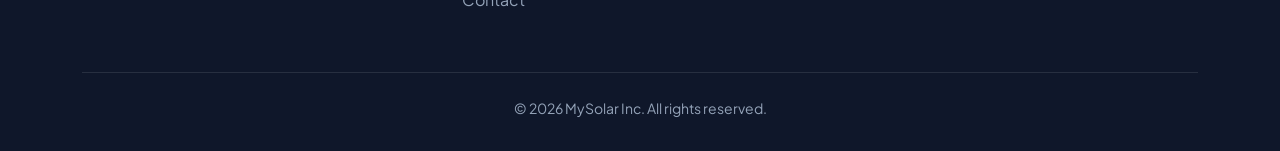
<file: booking.html>
<!DOCTYPE html>
<html lang="en">
<head>
  <meta charset="UTF-8">
  <meta name="viewport" content="width=device-width, initial-scale=1.0">
  <title>Book Solar Cleaning - MySolar</title>
  <meta name="description" content="Schedule a professional solar panel cleaning appointment online in less than 2 minutes with MySolar.">
  
  <!-- Bootstrap 5 CSS CDN -->
  <link href="https://cdn.jsdelivr.net/npm/bootstrap@5.3.2/dist/css/bootstrap.min.css" rel="stylesheet">
  
  <!-- Bootstrap Icons CDN -->
  <link href="https://cdn.jsdelivr.net/npm/bootstrap-icons@1.11.1/font/bootstrap-icons.css" rel="stylesheet">
  
  <!-- Custom Stylesheet -->
  <link rel="stylesheet" href="css/style.css">
</head>
<body>

  <!-- ==========================================
       NAVIGATION BAR
       ========================================== -->
  <nav class="navbar navbar-expand-lg navbar-mysolar sticky-top">
    <div class="container">
      <a class="navbar-brand-logo" href="index.html">
        <div class="logo-icon"><i class="bi bi-sun-fill"></i></div>
        <div>My<span class="text-green">Solar</span></div>
      </a>

      <button class="navbar-toggler border-0" type="button" data-bs-toggle="collapse" data-bs-target="#navbarContent">
        <span class="navbar-toggler-icon"></span>
      </button>

      <div class="collapse navbar-collapse" id="navbarContent">
        <ul class="navbar-nav mx-auto mb-2 mb-lg-0">
          <li class="nav-item"><a class="nav-link" href="index.html">Home</a></li>
          <li class="nav-item"><a class="nav-link" href="services.html">Services</a></li>
          <li class="nav-item"><a class="nav-link" href="how-it-works.html">How It Works</a></li>
          <li class="nav-item"><a class="nav-link" href="about.html">About MySolar</a></li>
          <li class="nav-item"><a class="nav-link" href="contact.html">Contact</a></li>
        </ul>

        <div class="d-flex">
          <a href="booking.html" class="btn btn-mysolar-primary active">
            <i class="bi bi-calendar-check"></i> Book Cleaning
          </a>
        </div>
      </div>
    </div>
  </nav>

  <!-- ==========================================
       PAGE HEADER BANNER
       ========================================== -->
  <section class="bg-white py-5 border-bottom">
    <div class="container text-center">
      <span class="badge bg-success-subtle text-success fw-bold px-3 py-2 mb-2">Fast Online Booking</span>
      <h1 class="fw-bold display-5 mb-3">Book Solar Cleaning</h1>
      <p class="text-muted fs-5 max-w-600 mx-auto">
        Schedule your cleaning service online in less than 2 minutes. No advance payment required for V1!
      </p>
    </div>
  </section>

  <!-- ==========================================
       BOOKING FORM SECTION
       ========================================== -->
  <section class="section-padding">
    <div class="container">
      <div class="row justify-content-center">
        <div class="col-lg-9 col-xl-8">
          
          <div class="form-card">
            <div class="d-flex align-items-center justify-content-between pb-3 mb-4 border-bottom">
              <div>
                <h2 class="fw-bold h4 mb-1">Service Details & Schedule</h2>
                <p class="text-muted small mb-0">Fill out your details to assign a certified cleaner</p>
              </div>
              <span class="badge bg-light text-dark border px-3 py-2 rounded-pill">
                <i class="bi bi-shield-check text-success me-1"></i> Safe & Secure
              </span>
            </div>

            <!-- Booking Form -->
            <form id="solarBookingForm" novalidate>
              <div class="row g-3">
                
                <!-- Full Name -->
                <div class="col-md-6">
                  <label for="fullName" class="form-label">Full Name *</label>
                  <div class="input-group">
                    <span class="input-group-text bg-light text-muted"><i class="bi bi-person"></i></span>
                    <input type="text" class="form-control" id="fullName" placeholder="e.g. Rahul Sharma" required>
                  </div>
                </div>

                <!-- Mobile Number -->
                <div class="col-md-6">
                  <label for="mobileNumber" class="form-label">Mobile Number *</label>
                  <div class="input-group">
                    <span class="input-group-text bg-light text-muted"><i class="bi bi-phone"></i></span>
                    <input type="tel" class="form-control" id="mobileNumber" placeholder="e.g. +91 98765 43210" pattern="[0-9+\s\-]{10,15}" required>
                  </div>
                  <div class="form-text small">Our cleaner will call this number prior to arrival.</div>
                </div>

                <!-- Email Address -->
                <div class="col-md-6">
                  <label for="emailAddress" class="form-label">Email Address *</label>
                  <div class="input-group">
                    <span class="input-group-text bg-light text-muted"><i class="bi bi-envelope"></i></span>
                    <input type="email" class="form-control" id="emailAddress" placeholder="e.g. rahul@example.com" required>
                  </div>
                </div>

                <!-- Service Type Selector -->
                <div class="col-md-6">
                  <label for="serviceType" class="form-label">Service Type *</label>
                  <select class="form-select" id="serviceType" required>
                    <option value="residential" selected>Residential Solar Cleaning</option>
                    <option value="commercial">Commercial Solar Cleaning</option>
                    <option value="maintenance">Solar Panel Maintenance</option>
                  </select>
                </div>

                <!-- Property Address -->
                <div class="col-12">
                  <label for="propertyAddress" class="form-label">Address (Street, City, Pincode) *</label>
                  <textarea class="form-control" id="propertyAddress" rows="2" placeholder="e.g. Plot No. 42, Sunrise Colony, Green Park, New Delhi - 110016" required></textarea>
                </div>

                <!-- Number of Solar Panels -->
                <div class="col-md-4">
                  <label for="panelCount" class="form-label">Number of Solar Panels *</label>
                  <select class="form-select" id="panelCount" required>
                    <option value="1-10">1 to 10 Panels</option>
                    <option value="11-25" selected>11 to 25 Panels</option>
                    <option value="26-50">26 to 50 Panels</option>
                    <option value="50+">50+ Panels (Commercial)</option>
                  </select>
                </div>

                <!-- Preferred Date -->
                <div class="col-md-4">
                  <label for="preferredDate" class="form-label">Preferred Date *</label>
                  <input type="date" class="form-control" id="preferredDate" required>
                </div>

                <!-- Preferred Time Slot -->
                <div class="col-md-4">
                  <label for="preferredTime" class="form-label">Preferred Time Slot *</label>
                  <select class="form-select" id="preferredTime" required>
                    <option value="Morning (8:00 AM - 11:00 AM)" selected>Morning (8 AM - 11 AM)</option>
                    <option value="Midday (11:00 AM - 2:00 PM)">Midday (11 AM - 2 PM)</option>
                    <option value="Afternoon (2:00 PM - 5:00 PM)">Afternoon (2 PM - 5 PM)</option>
                  </select>
                </div>

                <!-- Additional Message / Notes -->
                <div class="col-12">
                  <label for="additionalMessage" class="form-label">Additional Instructions / Notes (Optional)</label>
                  <textarea class="form-control" id="additionalMessage" rows="3" placeholder="e.g. Rooftop access key is with security guard, 2-story building."></textarea>
                </div>

                <!-- Submission Button -->
                <div class="col-12 mt-4">
                  <button type="submit" class="btn btn-mysolar-primary btn-lg w-100 justify-content-center py-3">
                    <i class="bi bi-calendar-plus-fill me-2"></i> Submit Solar Cleaning Booking
                  </button>
                </div>

              </div>
            </form>
          </div>

        </div>
      </div>
    </div>
  </section>

  <!-- ==========================================
       FOOTER
       ========================================== -->
  <footer class="footer">
    <div class="container">
      <div class="row g-4">
        <div class="col-lg-4">
          <a class="navbar-brand-logo mb-3 d-inline-flex" href="index.html">
            <div class="logo-icon"><i class="bi bi-sun-fill"></i></div>
            <div class="text-white">My<span class="text-green">Solar</span></div>
          </a>
          <p class="text-white-50 small mb-3">
            MySolar is a technology-focused solar panel cleaning startup dedicated to making solar maintenance simple, reliable, and accessible.
          </p>
        </div>
        <div class="col-6 col-lg-2">
          <h5>Quick Links</h5>
          <ul class="footer-links">
            <li><a href="index.html">Home</a></li>
            <li><a href="services.html">Services</a></li>
            <li><a href="how-it-works.html">How It Works</a></li>
            <li><a href="about.html">About Us</a></li>
            <li><a href="contact.html">Contact</a></li>
          </ul>
        </div>
        <div class="col-6 col-lg-3">
          <h5>Services</h5>
          <ul class="footer-links">
            <li><a href="services.html">Residential Solar Cleaning</a></li>
            <li><a href="services.html">Commercial Solar Cleaning</a></li>
            <li><a href="services.html">Solar Panel Maintenance</a></li>
            <li><a href="booking.html">Schedule an Inspection</a></li>
          </ul>
        </div>
        <div class="col-lg-3">
          <h5>Contact Us</h5>
          <ul class="footer-links">
            <li class="d-flex align-items-center gap-2"><i class="bi bi-telephone text-success"></i> +1 (800) 555-SOLAR</li>
            <li class="d-flex align-items-center gap-2"><i class="bi bi-envelope text-success"></i> support@mysolar.com</li>
            <li class="d-flex align-items-center gap-2"><i class="bi bi-geo-alt text-success"></i> Serving Citywide & Metro Regions</li>
          </ul>
        </div>
      </div>
      <div class="footer-bottom">
        <p class="mb-0">&copy; 2026 MySolar Inc. All rights reserved.</p>
      </div>
    </div>
  </footer>

  <script src="https://cdn.jsdelivr.net/npm/bootstrap@5.3.2/dist/js/bootstrap.bundle.min.js"></script>
  <script src="js/script.js"></script>
</body>
</html>
</file>
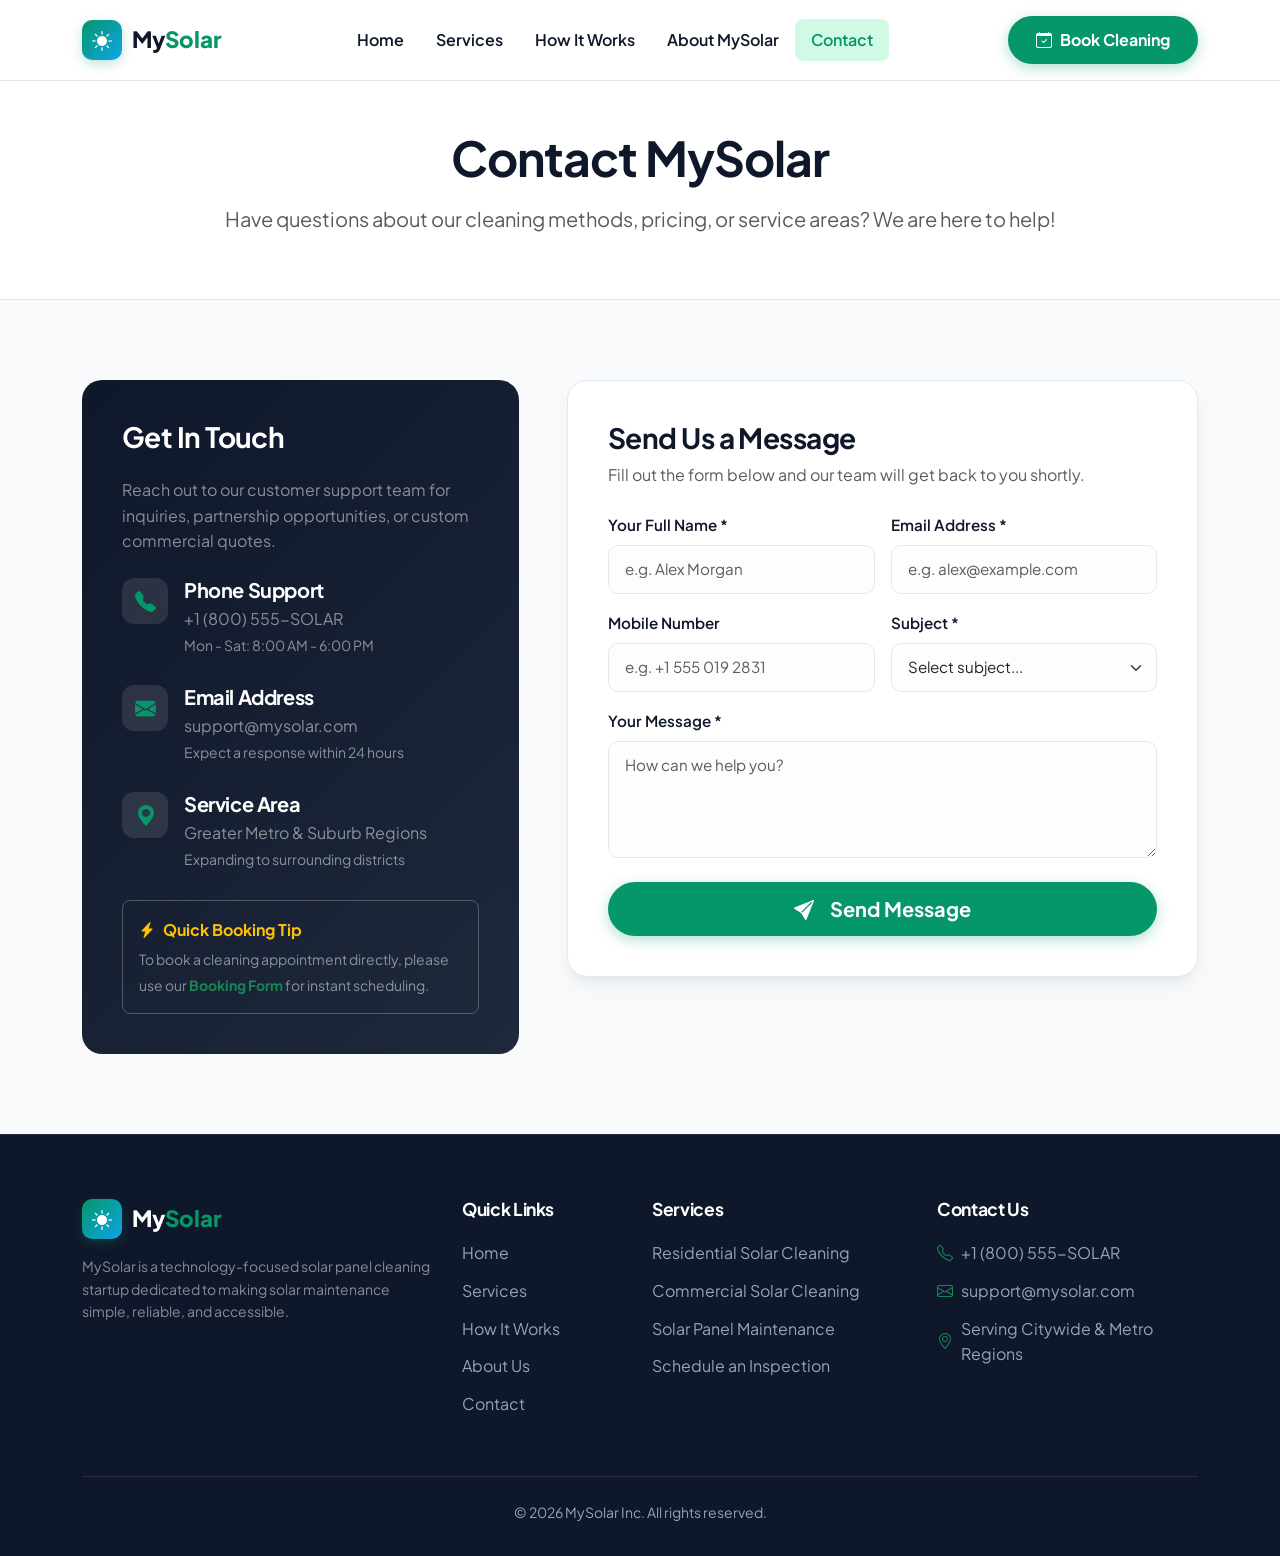
<file: contact.html>
<!DOCTYPE html>
<html lang="en">
<head>
  <meta charset="UTF-8">
  <meta name="viewport" content="width=device-width, initial-scale=1.0">
  <title>Contact Us - MySolar Panel Cleaning</title>
  <meta name="description" content="Get in touch with MySolar for inquiries, custom commercial quotes, or service area coverage details.">
  
  <!-- Bootstrap 5 CSS CDN -->
  <link href="https://cdn.jsdelivr.net/npm/bootstrap@5.3.2/dist/css/bootstrap.min.css" rel="stylesheet">
  
  <!-- Bootstrap Icons CDN -->
  <link href="https://cdn.jsdelivr.net/npm/bootstrap-icons@1.11.1/font/bootstrap-icons.css" rel="stylesheet">
  
  <!-- Custom Stylesheet -->
  <link rel="stylesheet" href="css/style.css">
</head>
<body>

  <!-- ==========================================
       NAVIGATION BAR
       ========================================== -->
  <nav class="navbar navbar-expand-lg navbar-mysolar sticky-top">
    <div class="container">
      <a class="navbar-brand-logo" href="index.html">
        <div class="logo-icon"><i class="bi bi-sun-fill"></i></div>
        <div>My<span class="text-green">Solar</span></div>
      </a>

      <button class="navbar-toggler border-0" type="button" data-bs-toggle="collapse" data-bs-target="#navbarContent">
        <span class="navbar-toggler-icon"></span>
      </button>

      <div class="collapse navbar-collapse" id="navbarContent">
        <ul class="navbar-nav mx-auto mb-2 mb-lg-0">
          <li class="nav-item"><a class="nav-link" href="index.html">Home</a></li>
          <li class="nav-item"><a class="nav-link" href="services.html">Services</a></li>
          <li class="nav-item"><a class="nav-link" href="how-it-works.html">How It Works</a></li>
          <li class="nav-item"><a class="nav-link" href="about.html">About MySolar</a></li>
          <li class="nav-item"><a class="nav-link active" href="contact.html">Contact</a></li>
        </ul>

        <div class="d-flex">
          <a href="booking.html" class="btn btn-mysolar-primary">
            <i class="bi bi-calendar-check"></i> Book Cleaning
          </a>
        </div>
      </div>
    </div>
  </nav>

  <!-- ==========================================
       PAGE HEADER BANNER
       ========================================== -->
  <section class="bg-white py-5 border-bottom">
    <div class="container text-center">
      <h1 class="fw-bold display-5 mb-3">Contact MySolar</h1>
      <p class="text-muted fs-5 max-w-600 mx-auto">
        Have questions about our cleaning methods, pricing, or service areas? We are here to help!
      </p>
    </div>
  </section>

  <!-- ==========================================
       CONTACT INFO & FORM SECTION
       ========================================== -->
  <section class="section-padding">
    <div class="container">
      <div class="row g-5">
        
        <!-- Contact Details Card -->
        <div class="col-lg-5">
          <div class="contact-info-card">
            <h3 class="fw-bold mb-4">Get In Touch</h3>
            <p class="text-white-50 mb-4">
              Reach out to our customer support team for inquiries, partnership opportunities, or custom commercial quotes.
            </p>

            <!-- Phone -->
            <div class="contact-item">
              <div class="contact-icon">
                <i class="bi bi-telephone-fill"></i>
              </div>
              <div>
                <h5 class="fw-bold mb-1 text-white">Phone Support</h5>
                <p class="text-white-50 mb-0">+1 (800) 555-SOLAR</p>
                <small class="text-white-50">Mon - Sat: 8:00 AM - 6:00 PM</small>
              </div>
            </div>

            <!-- Email -->
            <div class="contact-item">
              <div class="contact-icon">
                <i class="bi bi-envelope-fill"></i>
              </div>
              <div>
                <h5 class="fw-bold mb-1 text-white">Email Address</h5>
                <p class="text-white-50 mb-0">support@mysolar.com</p>
                <small class="text-white-50">Expect a response within 24 hours</small>
              </div>
            </div>

            <!-- Service Area -->
            <div class="contact-item">
              <div class="contact-icon">
                <i class="bi bi-geo-alt-fill"></i>
              </div>
              <div>
                <h5 class="fw-bold mb-1 text-white">Service Area</h5>
                <p class="text-white-50 mb-0">Greater Metro & Suburb Regions</p>
                <small class="text-white-50">Expanding to surrounding districts</small>
              </div>
            </div>

            <!-- Quick Tip -->
            <div class="p-3 bg-white-10 rounded-3 border border-light border-opacity-25 mt-4">
              <div class="d-flex align-items-center gap-2 text-warning fw-bold mb-1">
                <i class="bi bi-lightning-charge-fill"></i> Quick Booking Tip
              </div>
              <small class="text-white-50">
                To book a cleaning appointment directly, please use our <a href="booking.html" class="text-success fw-bold text-decoration-none">Booking Form</a> for instant scheduling.
              </small>
            </div>
          </div>
        </div>

        <!-- Contact Form -->
        <div class="col-lg-7">
          <div class="form-card">
            <h3 class="fw-bold mb-2">Send Us a Message</h3>
            <p class="text-muted mb-4">Fill out the form below and our team will get back to you shortly.</p>

            <!-- JS Alert Feedback Placeholder -->
            <div id="contactAlertContainer"></div>

            <form id="mysolarContactForm" novalidate>
              <div class="row g-3">
                <div class="col-md-6">
                  <label for="contactName" class="form-label">Your Full Name *</label>
                  <input type="text" class="form-control" id="contactName" placeholder="e.g. Alex Morgan" required>
                </div>

                <div class="col-md-6">
                  <label for="contactEmail" class="form-label">Email Address *</label>
                  <input type="email" class="form-control" id="contactEmail" placeholder="e.g. alex@example.com" required>
                </div>

                <div class="col-md-6">
                  <label for="contactPhone" class="form-label">Mobile Number</label>
                  <input type="tel" class="form-control" id="contactPhone" placeholder="e.g. +1 555 019 2831">
                </div>

                <div class="col-md-6">
                  <label for="contactSubject" class="form-label">Subject *</label>
                  <select class="form-select" id="contactSubject" required>
                    <option value="" selected disabled>Select subject...</option>
                    <option value="General Query">General Query</option>
                    <option value="Commercial Inquiry">Commercial Solar Inquiry</option>
                    <option value="Pricing & Quote">Pricing & Quote</option>
                    <option value="Feedback">Feedback</option>
                  </select>
                </div>

                <div class="col-12">
                  <label for="contactMessage" class="form-label">Your Message *</label>
                  <textarea class="form-control" id="contactMessage" rows="4" placeholder="How can we help you?" required></textarea>
                </div>

                <div class="col-12 mt-4">
                  <button type="submit" class="btn btn-mysolar-primary btn-lg w-100 justify-content-center">
                    <i class="bi bi-send-fill me-2"></i> Send Message
                  </button>
                </div>
              </div>
            </form>
          </div>
        </div>

      </div>
    </div>
  </section>

  <!-- ==========================================
       FOOTER
       ========================================== -->
  <footer class="footer">
    <div class="container">
      <div class="row g-4">
        <div class="col-lg-4">
          <a class="navbar-brand-logo mb-3 d-inline-flex" href="index.html">
            <div class="logo-icon"><i class="bi bi-sun-fill"></i></div>
            <div class="text-white">My<span class="text-green">Solar</span></div>
          </a>
          <p class="text-white-50 small mb-3">
            MySolar is a technology-focused solar panel cleaning startup dedicated to making solar maintenance simple, reliable, and accessible.
          </p>
        </div>
        <div class="col-6 col-lg-2">
          <h5>Quick Links</h5>
          <ul class="footer-links">
            <li><a href="index.html">Home</a></li>
            <li><a href="services.html">Services</a></li>
            <li><a href="how-it-works.html">How It Works</a></li>
            <li><a href="about.html">About Us</a></li>
            <li><a href="contact.html">Contact</a></li>
          </ul>
        </div>
        <div class="col-6 col-lg-3">
          <h5>Services</h5>
          <ul class="footer-links">
            <li><a href="services.html">Residential Solar Cleaning</a></li>
            <li><a href="services.html">Commercial Solar Cleaning</a></li>
            <li><a href="services.html">Solar Panel Maintenance</a></li>
            <li><a href="booking.html">Schedule an Inspection</a></li>
          </ul>
        </div>
        <div class="col-lg-3">
          <h5>Contact Us</h5>
          <ul class="footer-links">
            <li class="d-flex align-items-center gap-2"><i class="bi bi-telephone text-success"></i> +1 (800) 555-SOLAR</li>
            <li class="d-flex align-items-center gap-2"><i class="bi bi-envelope text-success"></i> support@mysolar.com</li>
            <li class="d-flex align-items-center gap-2"><i class="bi bi-geo-alt text-success"></i> Serving Citywide & Metro Regions</li>
          </ul>
        </div>
      </div>
      <div class="footer-bottom">
        <p class="mb-0">&copy; 2026 MySolar Inc. All rights reserved.</p>
      </div>
    </div>
  </footer>

  <script src="https://cdn.jsdelivr.net/npm/bootstrap@5.3.2/dist/js/bootstrap.bundle.min.js"></script>
  <script src="js/script.js"></script>
</body>
</html>
</file>
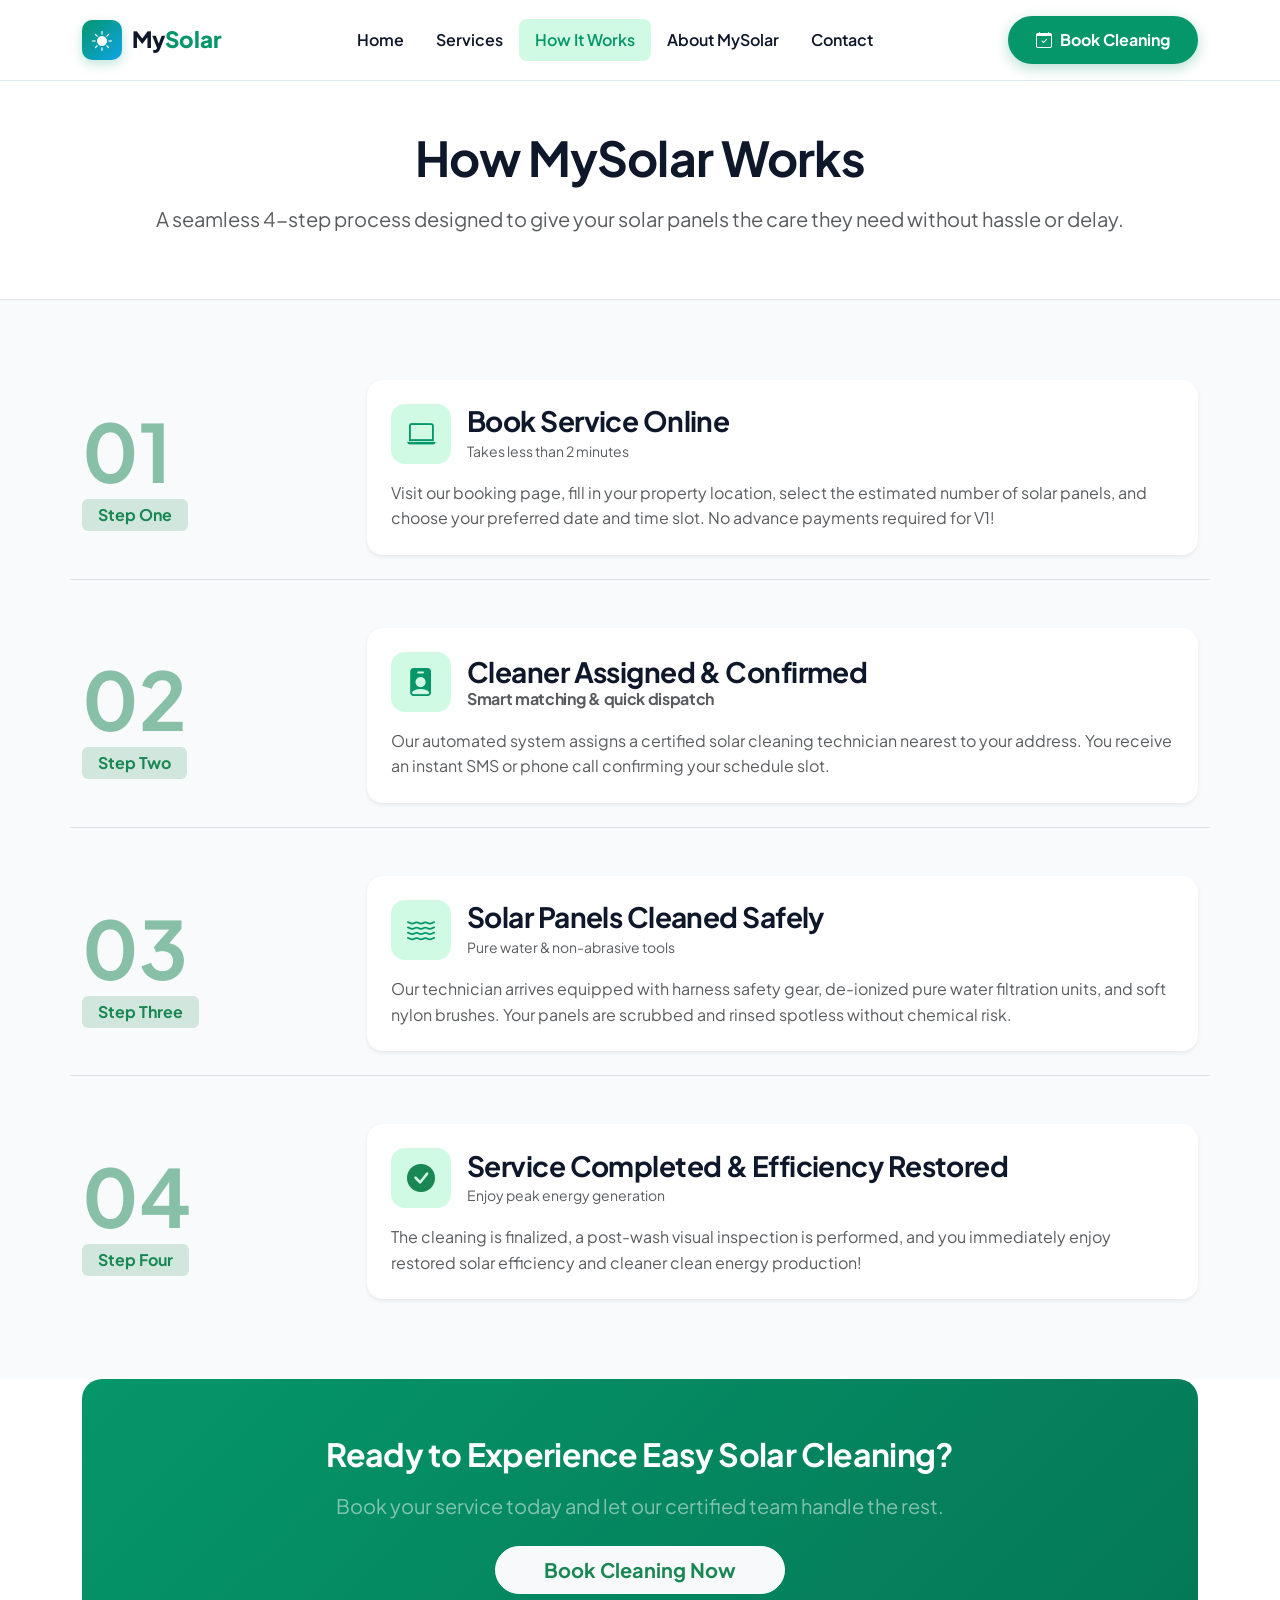
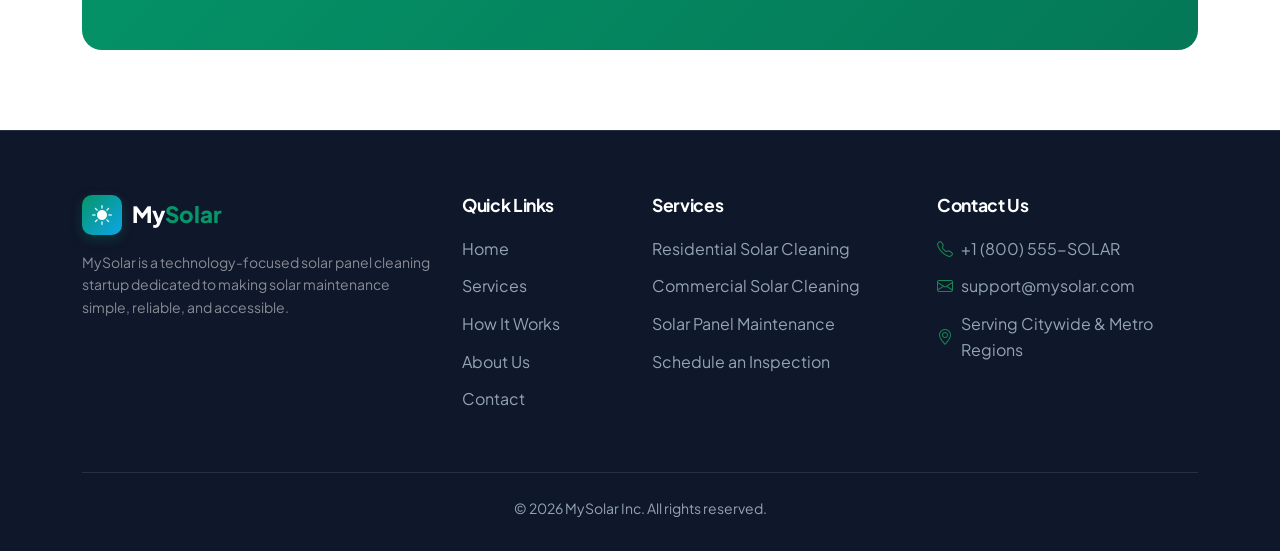
<file: how-it-works.html>
<!DOCTYPE html>
<html lang="en">
<head>
  <meta charset="UTF-8">
  <meta name="viewport" content="width=device-width, initial-scale=1.0">
  <title>How It Works - MySolar Panel Cleaning</title>
  <meta name="description" content="Learn how MySolar simplifies solar panel cleaning in 4 easy steps from online booking to service completion.">
  
  <!-- Bootstrap 5 CSS CDN -->
  <link href="https://cdn.jsdelivr.net/npm/bootstrap@5.3.2/dist/css/bootstrap.min.css" rel="stylesheet">
  
  <!-- Bootstrap Icons CDN -->
  <link href="https://cdn.jsdelivr.net/npm/bootstrap-icons@1.11.1/font/bootstrap-icons.css" rel="stylesheet">
  
  <!-- Custom Stylesheet -->
  <link rel="stylesheet" href="css/style.css">
</head>
<body>

  <!-- ==========================================
       NAVIGATION BAR
       ========================================== -->
  <nav class="navbar navbar-expand-lg navbar-mysolar sticky-top">
    <div class="container">
      <a class="navbar-brand-logo" href="index.html">
        <div class="logo-icon"><i class="bi bi-sun-fill"></i></div>
        <div>My<span class="text-green">Solar</span></div>
      </a>

      <button class="navbar-toggler border-0" type="button" data-bs-toggle="collapse" data-bs-target="#navbarContent">
        <span class="navbar-toggler-icon"></span>
      </button>

      <div class="collapse navbar-collapse" id="navbarContent">
        <ul class="navbar-nav mx-auto mb-2 mb-lg-0">
          <li class="nav-item"><a class="nav-link" href="index.html">Home</a></li>
          <li class="nav-item"><a class="nav-link" href="services.html">Services</a></li>
          <li class="nav-item"><a class="nav-link active" href="how-it-works.html">How It Works</a></li>
          <li class="nav-item"><a class="nav-link" href="about.html">About MySolar</a></li>
          <li class="nav-item"><a class="nav-link" href="contact.html">Contact</a></li>
        </ul>

        <div class="d-flex">
          <a href="booking.html" class="btn btn-mysolar-primary">
            <i class="bi bi-calendar-check"></i> Book Cleaning
          </a>
        </div>
      </div>
    </div>
  </nav>

  <!-- ==========================================
       PAGE HEADER BANNER
       ========================================== -->
  <section class="bg-white py-5 border-bottom">
    <div class="container text-center">
      <h1 class="fw-bold display-5 mb-3">How MySolar Works</h1>
      <p class="text-muted fs-5 max-w-600 mx-auto">
        A seamless 4-step process designed to give your solar panels the care they need without hassle or delay.
      </p>
    </div>
  </section>

  <!-- ==========================================
       4 STEPS DETAILED TIMELINE LAYOUT
       ========================================== -->
  <section class="section-padding">
    <div class="container">
      
      <!-- Step 1 -->
      <div class="row align-items-center g-4 mb-5 pb-4 border-bottom">
        <div class="col-md-3 text-center text-md-start">
          <div class="display-1 fw-bold text-success opacity-50">01</div>
          <span class="badge bg-success-subtle text-success fw-bold px-3 py-2 fs-6">Step One</span>
        </div>
        <div class="col-md-9">
          <div class="card border-0 shadow-sm rounded-4 p-4">
            <div class="d-flex align-items-center gap-3 mb-3">
              <div class="feature-icon mb-0">
                <i class="bi bi-laptop"></i>
              </div>
              <div>
                <h3 class="fw-bold mb-0">Book Service Online</h3>
                <small class="text-muted">Takes less than 2 minutes</small>
              </div>
            </div>
            <p class="text-muted mb-0">
              Visit our booking page, fill in your property location, select the estimated number of solar panels, and choose your preferred date and time slot. No advance payments required for V1!
            </p>
          </div>
        </div>
      </div>

      <!-- Step 2 -->
      <div class="row align-items-center g-4 mb-5 pb-4 border-bottom">
        <div class="col-md-3 text-center text-md-start">
          <div class="display-1 fw-bold text-success opacity-50">02</div>
          <span class="badge bg-success-subtle text-success fw-bold px-3 py-2 fs-6">Step Two</span>
        </div>
        <div class="col-md-9">
          <div class="card border-0 shadow-sm rounded-4 p-4">
            <div class="d-flex align-items-center gap-3 mb-3">
              <div class="feature-icon mb-0">
                <i class="bi bi-person-badge-fill"></i>
              </div>
              <div>
                <h3 class="fw-bold mb-0">Cleaner Assigned & Confirmed</h3>
                <h6 class="text-muted mb-0">Smart matching & quick dispatch</h6>
              </div>
            </div>
            <p class="text-muted mb-0">
              Our automated system assigns a certified solar cleaning technician nearest to your address. You receive an instant SMS or phone call confirming your schedule slot.
            </p>
          </div>
        </div>
      </div>

      <!-- Step 3 -->
      <div class="row align-items-center g-4 mb-5 pb-4 border-bottom">
        <div class="col-md-3 text-center text-md-start">
          <div class="display-1 fw-bold text-success opacity-50">03</div>
          <span class="badge bg-success-subtle text-success fw-bold px-3 py-2 fs-6">Step Three</span>
        </div>
        <div class="col-md-9">
          <div class="card border-0 shadow-sm rounded-4 p-4">
            <div class="d-flex align-items-center gap-3 mb-3">
              <div class="feature-icon mb-0">
                <i class="bi bi-water"></i>
              </div>
              <div>
                <h3 class="fw-bold mb-0">Solar Panels Cleaned Safely</h3>
                <small class="text-muted">Pure water & non-abrasive tools</small>
              </div>
            </div>
            <p class="text-muted mb-0">
              Our technician arrives equipped with harness safety gear, de-ionized pure water filtration units, and soft nylon brushes. Your panels are scrubbed and rinsed spotless without chemical risk.
            </p>
          </div>
        </div>
      </div>

      <!-- Step 4 -->
      <div class="row align-items-center g-4">
        <div class="col-md-3 text-center text-md-start">
          <div class="display-1 fw-bold text-success opacity-50">04</div>
          <span class="badge bg-success-subtle text-success fw-bold px-3 py-2 fs-6">Step Four</span>
        </div>
        <div class="col-md-9">
          <div class="card border-0 shadow-sm rounded-4 p-4">
            <div class="d-flex align-items-center gap-3 mb-3">
              <div class="feature-icon mb-0">
                <i class="bi bi-check-circle-fill text-success"></i>
              </div>
              <div>
                <h3 class="fw-bold mb-0">Service Completed & Efficiency Restored</h3>
                <small class="text-muted">Enjoy peak energy generation</small>
              </div>
            </div>
            <p class="text-muted mb-0">
              The cleaning is finalized, a post-wash visual inspection is performed, and you immediately enjoy restored solar efficiency and cleaner clean energy production!
            </p>
          </div>
        </div>
      </div>

    </div>
  </section>

  <!-- ==========================================
       CTA BANNER
       ========================================== -->
  <section class="section-padding bg-white pt-0">
    <div class="container">
      <div class="cta-banner">
        <h2 class="fw-bold">Ready to Experience Easy Solar Cleaning?</h2>
        <p class="fs-5 mb-4 text-white-50">Book your service today and let our certified team handle the rest.</p>
        <a href="booking.html" class="btn btn-light text-success fw-bold btn-lg rounded-pill px-5">
          Book Cleaning Now
        </a>
      </div>
    </div>
  </section>

  <!-- ==========================================
       FOOTER
       ========================================== -->
  <footer class="footer">
    <div class="container">
      <div class="row g-4">
        <div class="col-lg-4">
          <a class="navbar-brand-logo mb-3 d-inline-flex" href="index.html">
            <div class="logo-icon"><i class="bi bi-sun-fill"></i></div>
            <div class="text-white">My<span class="text-green">Solar</span></div>
          </a>
          <p class="text-white-50 small mb-3">
            MySolar is a technology-focused solar panel cleaning startup dedicated to making solar maintenance simple, reliable, and accessible.
          </p>
        </div>
        <div class="col-6 col-lg-2">
          <h5>Quick Links</h5>
          <ul class="footer-links">
            <li><a href="index.html">Home</a></li>
            <li><a href="services.html">Services</a></li>
            <li><a href="how-it-works.html">How It Works</a></li>
            <li><a href="about.html">About Us</a></li>
            <li><a href="contact.html">Contact</a></li>
          </ul>
        </div>
        <div class="col-6 col-lg-3">
          <h5>Services</h5>
          <ul class="footer-links">
            <li><a href="services.html">Residential Solar Cleaning</a></li>
            <li><a href="services.html">Commercial Solar Cleaning</a></li>
            <li><a href="services.html">Solar Panel Maintenance</a></li>
            <li><a href="booking.html">Schedule an Inspection</a></li>
          </ul>
        </div>
        <div class="col-lg-3">
          <h5>Contact Us</h5>
          <ul class="footer-links">
            <li class="d-flex align-items-center gap-2"><i class="bi bi-telephone text-success"></i> +1 (800) 555-SOLAR</li>
            <li class="d-flex align-items-center gap-2"><i class="bi bi-envelope text-success"></i> support@mysolar.com</li>
            <li class="d-flex align-items-center gap-2"><i class="bi bi-geo-alt text-success"></i> Serving Citywide & Metro Regions</li>
          </ul>
        </div>
      </div>
      <div class="footer-bottom">
        <p class="mb-0">&copy; 2026 MySolar Inc. All rights reserved.</p>
      </div>
    </div>
  </footer>

  <script src="https://cdn.jsdelivr.net/npm/bootstrap@5.3.2/dist/js/bootstrap.bundle.min.js"></script>
  <script src="js/script.js"></script>
</body>
</html>
</file>
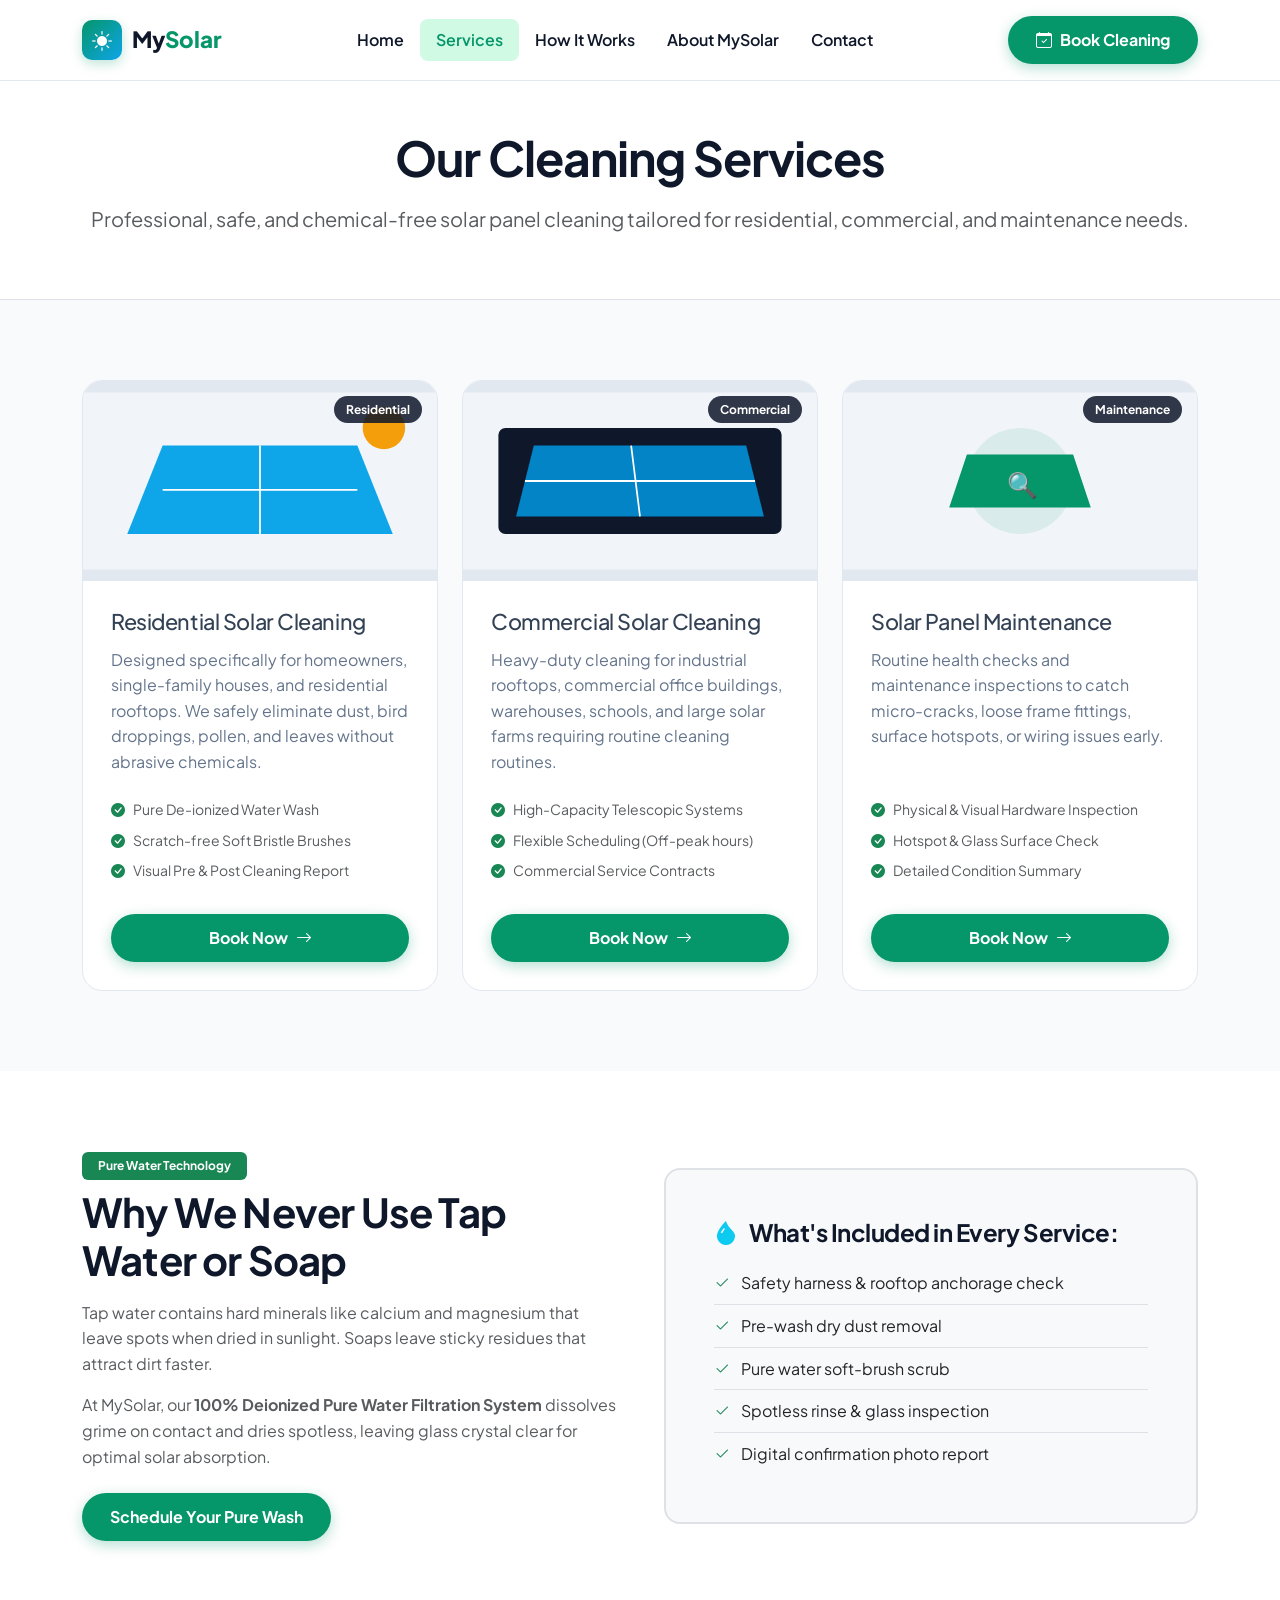
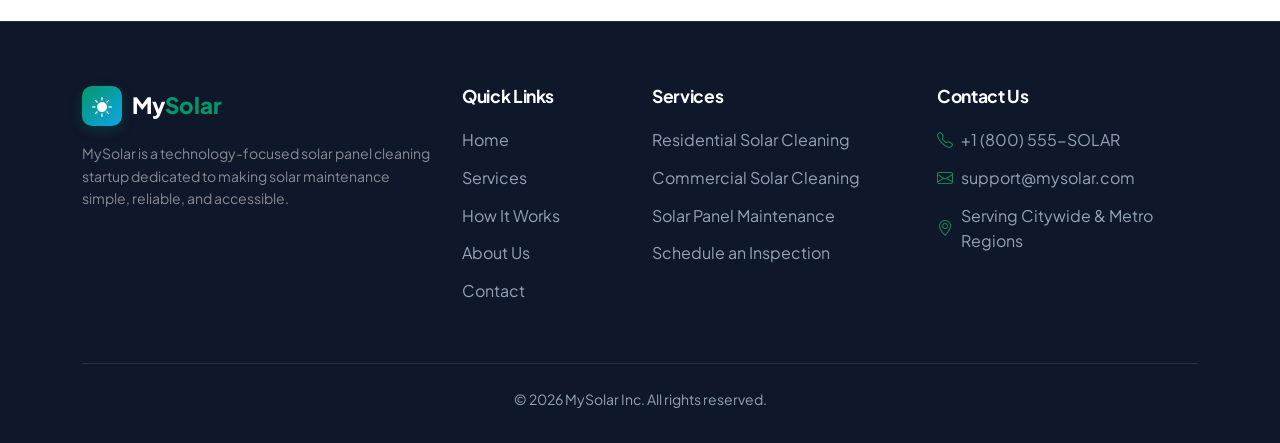
<file: services.html>
<!DOCTYPE html>
<html lang="en">
<head>
  <meta charset="UTF-8">
  <meta name="viewport" content="width=device-width, initial-scale=1.0">
  <title>Services - MySolar Panel Cleaning</title>
  <meta name="description" content="Explore MySolar's range of professional solar panel cleaning and maintenance services for homes, businesses, and solar farms.">
  
  <!-- Bootstrap 5 CSS CDN -->
  <link href="https://cdn.jsdelivr.net/npm/bootstrap@5.3.2/dist/css/bootstrap.min.css" rel="stylesheet">
  
  <!-- Bootstrap Icons CDN -->
  <link href="https://cdn.jsdelivr.net/npm/bootstrap-icons@1.11.1/font/bootstrap-icons.css" rel="stylesheet">
  
  <!-- Custom Stylesheet -->
  <link rel="stylesheet" href="css/style.css">
</head>
<body>

  <!-- ==========================================
       NAVIGATION BAR
       ========================================== -->
  <nav class="navbar navbar-expand-lg navbar-mysolar sticky-top">
    <div class="container">
      <a class="navbar-brand-logo" href="index.html">
        <div class="logo-icon">
          <i class="bi bi-sun-fill"></i>
        </div>
        <div>
          My<span class="text-green">Solar</span>
        </div>
      </a>

      <button class="navbar-toggler border-0" type="button" data-bs-toggle="collapse" data-bs-target="#navbarContent">
        <span class="navbar-toggler-icon"></span>
      </button>

      <div class="collapse navbar-collapse" id="navbarContent">
        <ul class="navbar-nav mx-auto mb-2 mb-lg-0">
          <li class="nav-item"><a class="nav-link" href="index.html">Home</a></li>
          <li class="nav-item"><a class="nav-link active" href="services.html">Services</a></li>
          <li class="nav-item"><a class="nav-link" href="how-it-works.html">How It Works</a></li>
          <li class="nav-item"><a class="nav-link" href="about.html">About MySolar</a></li>
          <li class="nav-item"><a class="nav-link" href="contact.html">Contact</a></li>
        </ul>

        <div class="d-flex">
          <a href="booking.html" class="btn btn-mysolar-primary">
            <i class="bi bi-calendar-check"></i> Book Cleaning
          </a>
        </div>
      </div>
    </div>
  </nav>

  <!-- ==========================================
       PAGE HEADER BANNER
       ========================================== -->
  <section class="bg-white py-5 border-bottom">
    <div class="container text-center">
      <h1 class="fw-bold display-5 mb-3">Our Cleaning Services</h1>
      <p class="text-muted fs-5 max-w-600 mx-auto">
        Professional, safe, and chemical-free solar panel cleaning tailored for residential, commercial, and maintenance needs.
      </p>
    </div>
  </section>

  <!-- ==========================================
       SERVICES DETAILED LIST
       ========================================== -->
  <section class="section-padding">
    <div class="container">
      <div class="row g-4">
        
        <!-- Service Card 1: Residential -->
        <div class="col-lg-4">
          <div class="service-card">
            <div class="service-img-wrap">
              <span class="service-badge">Residential</span>
              <svg class="w-100 h-100" viewBox="0 0 400 200" xmlns="http://www.w3.org/2000/svg">
                <rect width="400" height="200" fill="#f1f5f9"/>
                <polygon points="50,160 350,160 310,60 90,60" fill="#0ea5e9"/>
                <line x1="200" y1="60" x2="200" y2="160" stroke="#ffffff" stroke-width="2"/>
                <line x1="90" y1="110" x2="310" y2="110" stroke="#ffffff" stroke-width="2"/>
                <circle cx="340" cy="40" r="24" fill="#f59e0b"/>
              </svg>
            </div>
            <div class="service-card-body">
              <h2 class="service-card-title h3">Residential Solar Cleaning</h2>
              <p class="service-card-text">
                Designed specifically for homeowners, single-family houses, and residential rooftops. We safely eliminate dust, bird droppings, pollen, and leaves without abrasive chemicals.
              </p>
              <ul class="list-unstyled mb-4 small text-muted">
                <li class="mb-2"><i class="bi bi-check-circle-fill text-success me-2"></i>Pure De-ionized Water Wash</li>
                <li class="mb-2"><i class="bi bi-check-circle-fill text-success me-2"></i>Scratch-free Soft Bristle Brushes</li>
                <li class="mb-2"><i class="bi bi-check-circle-fill text-success me-2"></i>Visual Pre & Post Cleaning Report</li>
              </ul>
              <a href="booking.html?service=residential" class="btn btn-mysolar-primary w-100 justify-content-center mt-auto">
                Book Now <i class="bi bi-arrow-right"></i>
              </a>
            </div>
          </div>
        </div>

        <!-- Service Card 2: Commercial -->
        <div class="col-lg-4">
          <div class="service-card">
            <div class="service-img-wrap">
              <span class="service-badge">Commercial</span>
              <svg class="w-100 h-100" viewBox="0 0 400 200" xmlns="http://www.w3.org/2000/svg">
                <rect width="400" height="200" fill="#f1f5f9"/>
                <rect x="40" y="40" width="320" height="120" rx="8" fill="#0f172a"/>
                <polygon points="60,140 340,140 320,60 80,60" fill="#0284c7"/>
                <line x1="190" y1="60" x2="200" y2="140" stroke="#ffffff" stroke-width="2"/>
                <line x1="70" y1="100" x2="330" y2="100" stroke="#ffffff" stroke-width="2"/>
              </svg>
            </div>
            <div class="service-card-body">
              <h2 class="service-card-title h3">Commercial Solar Cleaning</h2>
              <p class="service-card-text">
                Heavy-duty cleaning for industrial rooftops, commercial office buildings, warehouses, schools, and large solar farms requiring routine cleaning routines.
              </p>
              <ul class="list-unstyled mb-4 small text-muted">
                <li class="mb-2"><i class="bi bi-check-circle-fill text-success me-2"></i>High-Capacity Telescopic Systems</li>
                <li class="mb-2"><i class="bi bi-check-circle-fill text-success me-2"></i>Flexible Scheduling (Off-peak hours)</li>
                <li class="mb-2"><i class="bi bi-check-circle-fill text-success me-2"></i>Commercial Service Contracts</li>
              </ul>
              <a href="booking.html?service=commercial" class="btn btn-mysolar-primary w-100 justify-content-center mt-auto">
                Book Now <i class="bi bi-arrow-right"></i>
              </a>
            </div>
          </div>
        </div>

        <!-- Service Card 3: Panel Maintenance -->
        <div class="col-lg-4">
          <div class="service-card">
            <div class="service-img-wrap">
              <span class="service-badge">Maintenance</span>
              <svg class="w-100 h-100" viewBox="0 0 400 200" xmlns="http://www.w3.org/2000/svg">
                <rect width="400" height="200" fill="#f1f5f9"/>
                <circle cx="200" cy="100" r="60" fill="#059669" opacity="0.1"/>
                <polygon points="120,130 280,130 260,70 140,70" fill="#059669"/>
                <text x="185" y="115" fill="#ffffff" font-size="28" font-family="sans-serif">🔍</text>
              </svg>
            </div>
            <div class="service-card-body">
              <h2 class="service-card-title h3">Solar Panel Maintenance</h2>
              <p class="service-card-text">
                Routine health checks and maintenance inspections to catch micro-cracks, loose frame fittings, surface hotspots, or wiring issues early.
              </p>
              <ul class="list-unstyled mb-4 small text-muted">
                <li class="mb-2"><i class="bi bi-check-circle-fill text-success me-2"></i>Physical & Visual Hardware Inspection</li>
                <li class="mb-2"><i class="bi bi-check-circle-fill text-success me-2"></i>Hotspot & Glass Surface Check</li>
                <li class="mb-2"><i class="bi bi-check-circle-fill text-success me-2"></i>Detailed Condition Summary</li>
              </ul>
              <a href="booking.html?service=maintenance" class="btn btn-mysolar-primary w-100 justify-content-center mt-auto">
                Book Now <i class="bi bi-arrow-right"></i>
              </a>
            </div>
          </div>
        </div>

      </div>
    </div>
  </section>

  <!-- ==========================================
       SERVICE PROCESS HIGHLIGHT
       ========================================== -->
  <section class="section-padding bg-white">
    <div class="container">
      <div class="row align-items-center g-5">
        <div class="col-lg-6">
          <span class="badge bg-success mb-2 px-3 py-2">Pure Water Technology</span>
          <h2 class="fw-bold display-6 mb-3">Why We Never Use Tap Water or Soap</h2>
          <p class="text-muted">
            Tap water contains hard minerals like calcium and magnesium that leave spots when dried in sunlight. Soaps leave sticky residues that attract dirt faster.
          </p>
          <p class="text-muted">
            At MySolar, our <strong>100% Deionized Pure Water Filtration System</strong> dissolves grime on contact and dries spotless, leaving glass crystal clear for optimal solar absorption.
          </p>
          <a href="booking.html" class="btn btn-mysolar-primary mt-2">
            Schedule Your Pure Wash
          </a>
        </div>
        <div class="col-lg-6 text-center">
          <div class="p-5 bg-light rounded-4 border border-2 text-start">
            <h4 class="fw-bold mb-3"><i class="bi bi-droplet-fill text-info me-2"></i> What's Included in Every Service:</h4>
            <ul class="list-group list-group-flush bg-transparent">
              <li class="list-group-item bg-transparent px-0"><i class="bi bi-check2 text-success me-2"></i> Safety harness & rooftop anchorage check</li>
              <li class="list-group-item bg-transparent px-0"><i class="bi bi-check2 text-success me-2"></i> Pre-wash dry dust removal</li>
              <li class="list-group-item bg-transparent px-0"><i class="bi bi-check2 text-success me-2"></i> Pure water soft-brush scrub</li>
              <li class="list-group-item bg-transparent px-0"><i class="bi bi-check2 text-success me-2"></i> Spotless rinse & glass inspection</li>
              <li class="list-group-item bg-transparent px-0"><i class="bi bi-check2 text-success me-2"></i> Digital confirmation photo report</li>
            </ul>
          </div>
        </div>
      </div>
    </div>
  </section>

  <!-- ==========================================
       FOOTER
       ========================================== -->
  <footer class="footer">
    <div class="container">
      <div class="row g-4">
        <div class="col-lg-4">
          <a class="navbar-brand-logo mb-3 d-inline-flex" href="index.html">
            <div class="logo-icon"><i class="bi bi-sun-fill"></i></div>
            <div class="text-white">My<span class="text-green">Solar</span></div>
          </a>
          <p class="text-white-50 small mb-3">
            MySolar is a technology-focused solar panel cleaning startup dedicated to making solar maintenance simple, reliable, and accessible.
          </p>
        </div>
        <div class="col-6 col-lg-2">
          <h5>Quick Links</h5>
          <ul class="footer-links">
            <li><a href="index.html">Home</a></li>
            <li><a href="services.html">Services</a></li>
            <li><a href="how-it-works.html">How It Works</a></li>
            <li><a href="about.html">About Us</a></li>
            <li><a href="contact.html">Contact</a></li>
          </ul>
        </div>
        <div class="col-6 col-lg-3">
          <h5>Services</h5>
          <ul class="footer-links">
            <li><a href="services.html">Residential Solar Cleaning</a></li>
            <li><a href="services.html">Commercial Solar Cleaning</a></li>
            <li><a href="services.html">Solar Panel Maintenance</a></li>
            <li><a href="booking.html">Schedule an Inspection</a></li>
          </ul>
        </div>
        <div class="col-lg-3">
          <h5>Contact Us</h5>
          <ul class="footer-links">
            <li class="d-flex align-items-center gap-2"><i class="bi bi-telephone text-success"></i> +1 (800) 555-SOLAR</li>
            <li class="d-flex align-items-center gap-2"><i class="bi bi-envelope text-success"></i> support@mysolar.com</li>
            <li class="d-flex align-items-center gap-2"><i class="bi bi-geo-alt text-success"></i> Serving Citywide & Metro Regions</li>
          </ul>
        </div>
      </div>
      <div class="footer-bottom">
        <p class="mb-0">&copy; 2026 MySolar Inc. All rights reserved.</p>
      </div>
    </div>
  </footer>

  <script src="https://cdn.jsdelivr.net/npm/bootstrap@5.3.2/dist/js/bootstrap.bundle.min.js"></script>
  <script src="js/script.js"></script>
</body>
</html>
</file>
<file: css/style.css>
/* ==========================================================================
   MySolar - Professional Solar Panel Cleaning Startup
   Custom Stylesheet (Built on top of Bootstrap 5)
   
   Color Palette:
   - Primary Brand Green: #059669 (Emerald Green - symbolising clean energy)
   - Brand Green Hover:  #047857
   - Dark Navy Blue:     #0F172A (Deep Slate Blue - modern tech contrast)
   - Secondary Accent:   #0EA5E9 (Sky Blue - water & sky energy)
   - Light Background:   #F8FAFC (Soft, clean light background)
   - Card Border:        #E2E8F0
   ========================================================================== */

/* --- Google Fonts Import --- */
@import url('https://fonts.googleapis.com/css2?family=Plus+Jakarta+Sans:wght@400;500;600;700;800&display=swap');

:root {
  --mysolar-green: #059669;
  --mysolar-green-hover: #047857;
  --mysolar-green-light: #d1fae5;
  --mysolar-navy: #0f172a;
  --mysolar-navy-light: #1e293b;
  --mysolar-sky: #0ea5e9;
  --mysolar-bg-light: #f8fafc;
  --mysolar-card-bg: #ffffff;
  --mysolar-text-main: #334155;
  --mysolar-text-muted: #64748b;
  --mysolar-border: #e2e8f0;
  --mysolar-shadow-sm: 0 4px 6px -1px rgba(0, 0, 0, 0.05), 0 2px 4px -1px rgba(0, 0, 0, 0.03);
  --mysolar-shadow-lg: 0 10px 25px -5px rgba(15, 23, 42, 0.08), 0 8px 10px -6px rgba(15, 23, 42, 0.04);
  --mysolar-radius: 12px;
  --mysolar-radius-lg: 20px;
}

/* Base Reset & Typography */
body {
  font-family: 'Plus Jakarta Sans', system-ui, -apple-system, sans-serif;
  color: var(--mysolar-text-main);
  background-color: var(--mysolar-bg-light);
  line-height: 1.6;
  overflow-x: hidden;
}

/* Headings */
h1, h2, h3, h4, h5, h6 {
  color: var(--mysolar-navy);
  font-weight: 700;
  letter-spacing: -0.02em;
}

/* --- Brand Header & Navigation --- */
.navbar-mysolar {
  background-color: rgba(255, 255, 255, 0.95);
  backdrop-filter: blur(10px);
  border-bottom: 1px solid var(--mysolar-border);
  padding: 1rem 0;
  transition: all 0.3s ease;
}

.navbar-brand-logo {
  display: flex;
  align-items: center;
  gap: 10px;
  font-weight: 800;
  font-size: 1.4rem;
  color: var(--mysolar-navy);
  text-decoration: none;
}

.navbar-brand-logo .logo-icon {
  width: 40px;
  height: 40px;
  background: linear-gradient(135deg, var(--mysolar-green), var(--mysolar-sky));
  color: #ffffff;
  border-radius: 10px;
  display: flex;
  align-items: center;
  justify-content: center;
  font-size: 1.25rem;
  box-shadow: 0 4px 12px rgba(5, 150, 105, 0.25);
}

.navbar-brand-logo span.text-green {
  color: var(--mysolar-green);
}

.nav-link {
  font-weight: 600;
  color: var(--mysolar-navy);
  padding: 0.5rem 1rem !important;
  border-radius: 8px;
  transition: all 0.2s ease;
}

.nav-link:hover, .nav-link.active {
  color: var(--mysolar-green) !important;
  background-color: var(--mysolar-green-light);
}

/* --- Custom Buttons --- */
.btn-mysolar-primary {
  background-color: var(--mysolar-green);
  color: #ffffff;
  font-weight: 700;
  padding: 0.75rem 1.75rem;
  border-radius: 50px;
  border: none;
  transition: all 0.3s ease;
  box-shadow: 0 4px 14px rgba(5, 150, 105, 0.3);
  display: inline-flex;
  align-items: center;
  gap: 8px;
}

.btn-mysolar-primary:hover {
  background-color: var(--mysolar-green-hover);
  color: #ffffff;
  transform: translateY(-2px);
  box-shadow: 0 6px 20px rgba(5, 150, 105, 0.4);
}

.btn-mysolar-secondary {
  background-color: transparent;
  color: var(--mysolar-navy);
  font-weight: 700;
  padding: 0.75rem 1.75rem;
  border-radius: 50px;
  border: 2px solid var(--mysolar-navy);
  transition: all 0.3s ease;
  display: inline-flex;
  align-items: center;
  gap: 8px;
}

.btn-mysolar-secondary:hover {
  background-color: var(--mysolar-navy);
  color: #ffffff;
  transform: translateY(-2px);
}

.btn-mysolar-outline-green {
  background-color: transparent;
  color: var(--mysolar-green);
  font-weight: 700;
  padding: 0.6rem 1.25rem;
  border-radius: 50px;
  border: 2px solid var(--mysolar-green);
  transition: all 0.3s ease;
}

.btn-mysolar-outline-green:hover {
  background-color: var(--mysolar-green);
  color: #ffffff;
}

/* --- Hero Section --- */
.hero-section {
  padding: 5rem 0 4rem;
  background: linear-gradient(180deg, #ffffff 0%, var(--mysolar-bg-light) 100%);
  position: relative;
}

.hero-badge {
  display: inline-flex;
  align-items: center;
  gap: 8px;
  background-color: var(--mysolar-green-light);
  color: var(--mysolar-green);
  font-weight: 700;
  font-size: 0.875rem;
  padding: 6px 16px;
  border-radius: 50px;
  margin-bottom: 1.5rem;
}

.hero-title {
  font-size: 3.25rem;
  font-weight: 800;
  line-height: 1.15;
  margin-bottom: 1.25rem;
}

.hero-title span.text-highlight {
  background: linear-gradient(135deg, var(--mysolar-green), var(--mysolar-sky));
  -webkit-background-clip: text;
  -webkit-text-fill-color: transparent;
}

.hero-subtitle {
  font-size: 1.15rem;
  color: var(--mysolar-text-muted);
  margin-bottom: 2rem;
  max-width: 580px;
}

.hero-image-card {
  position: relative;
  border-radius: var(--mysolar-radius-lg);
  overflow: hidden;
  box-shadow: var(--mysolar-shadow-lg);
  border: 4px solid #ffffff;
}

.hero-image-card img {
  width: 100%;
  height: 420px;
  object-fit: cover;
  display: block;
}

.hero-floating-stat {
  position: absolute;
  bottom: 20px;
  left: 20px;
  background: rgba(255, 255, 255, 0.95);
  backdrop-filter: blur(10px);
  padding: 15px 22px;
  border-radius: var(--mysolar-radius);
  box-shadow: var(--mysolar-shadow-lg);
  display: flex;
  align-items: center;
  gap: 14px;
  border: 1px solid var(--mysolar-border);
}

.hero-floating-stat .stat-icon {
  width: 44px;
  height: 44px;
  background-color: var(--mysolar-green-light);
  color: var(--mysolar-green);
  border-radius: 50%;
  display: flex;
  align-items: center;
  justify-content: center;
  font-size: 1.3rem;
}

/* --- Section Styling --- */
.section-padding {
  padding: 5rem 0;
}

.section-title {
  font-size: 2.25rem;
  font-weight: 800;
  margin-bottom: 0.5rem;
}

.section-subtitle {
  color: var(--mysolar-text-muted);
  font-size: 1.1rem;
  max-width: 650px;
  margin: 0 auto 3rem;
}

/* --- Feature / Benefit Cards --- */
.feature-card {
  background-color: var(--mysolar-card-bg);
  border: 1px solid var(--mysolar-border);
  border-radius: var(--mysolar-radius);
  padding: 2rem;
  transition: all 0.3s ease;
  height: 100%;
}

.feature-card:hover {
  transform: translateY(-6px);
  box-shadow: var(--mysolar-shadow-lg);
  border-color: rgba(5, 150, 105, 0.3);
}

.feature-icon {
  width: 60px;
  height: 60px;
  background-color: var(--mysolar-green-light);
  color: var(--mysolar-green);
  border-radius: 14px;
  display: flex;
  align-items: center;
  justify-content: center;
  font-size: 1.75rem;
  margin-bottom: 1.25rem;
}

/* --- Service Cards --- */
.service-card {
  background-color: var(--mysolar-card-bg);
  border: 1px solid var(--mysolar-border);
  border-radius: var(--mysolar-radius-lg);
  overflow: hidden;
  transition: all 0.3s ease;
  height: 100%;
  display: flex;
  flex-direction: column;
}

.service-card:hover {
  transform: translateY(-8px);
  box-shadow: var(--mysolar-shadow-lg);
}

.service-img-wrap {
  position: relative;
  height: 200px;
  overflow: hidden;
  background-color: #e2e8f0;
}

.service-img-wrap img {
  width: 100%;
  height: 100%;
  object-fit: cover;
  transition: transform 0.5s ease;
}

.service-card:hover .service-img-wrap img {
  transform: scale(1.06);
}

.service-badge {
  position: absolute;
  top: 15px;
  right: 15px;
  background-color: rgba(15, 23, 42, 0.85);
  color: #ffffff;
  font-size: 0.75rem;
  font-weight: 700;
  padding: 4px 12px;
  border-radius: 50px;
}

.service-card-body {
  padding: 1.75rem;
  display: flex;
  flex-direction: column;
  flex-grow: 1;
}

.service-card-title {
  font-size: 1.35rem;
  margin-bottom: 0.75rem;
}

.service-card-text {
  color: var(--mysolar-text-muted);
  margin-bottom: 1.5rem;
  flex-grow: 1;
}

/* --- How It Works Steps --- */
.step-card {
  background-color: var(--mysolar-card-bg);
  border: 1px solid var(--mysolar-border);
  border-radius: var(--mysolar-radius);
  padding: 2rem 1.5rem;
  position: relative;
  text-align: center;
  transition: all 0.3s ease;
  height: 100%;
}

.step-card:hover {
  transform: translateY(-5px);
  box-shadow: var(--mysolar-shadow-lg);
  border-color: var(--mysolar-green);
}

.step-number {
  position: absolute;
  top: -16px;
  left: 50%;
  transform: translateX(-50%);
  width: 36px;
  height: 36px;
  background-color: var(--mysolar-navy);
  color: #ffffff;
  font-weight: 800;
  border-radius: 50%;
  display: flex;
  align-items: center;
  justify-content: center;
  font-size: 0.95rem;
  border: 3px solid #ffffff;
  box-shadow: var(--mysolar-shadow-sm);
}

.step-icon-wrap {
  width: 64px;
  height: 64px;
  background: linear-gradient(135deg, var(--mysolar-green-light), #e0f2fe);
  color: var(--mysolar-green);
  border-radius: 50%;
  display: flex;
  align-items: center;
  justify-content: center;
  font-size: 1.75rem;
  margin: 0.75rem auto 1.25rem;
}

/* --- Why Choose Us Comparison Box --- */
.why-us-box {
  background-color: var(--mysolar-navy);
  color: #ffffff;
  border-radius: var(--mysolar-radius-lg);
  padding: 3.5rem 3rem;
  position: relative;
  overflow: hidden;
}

.why-us-box h2 {
  color: #ffffff;
}

.why-us-list-item {
  display: flex;
  align-items: flex-start;
  gap: 15px;
  margin-bottom: 1.25rem;
}

.why-us-list-item i {
  color: var(--mysolar-green);
  font-size: 1.5rem;
  flex-shrink: 0;
  margin-top: 2px;
}

/* --- Booking & Contact Forms --- */
.form-card {
  background-color: var(--mysolar-card-bg);
  border: 1px solid var(--mysolar-border);
  border-radius: var(--mysolar-radius-lg);
  padding: 2.5rem;
  box-shadow: var(--mysolar-shadow-lg);
}

.form-label {
  font-weight: 600;
  color: var(--mysolar-navy);
  margin-bottom: 0.5rem;
  font-size: 0.95rem;
}

.form-control, .form-select {
  border-radius: 10px;
  border: 1.5px solid var(--mysolar-border);
  padding: 0.75rem 1rem;
  font-size: 0.95rem;
  transition: all 0.2s ease;
  background-color: #fdfdfd;
}

.form-control:focus, .form-select:focus {
  border-color: var(--mysolar-green);
  box-shadow: 0 0 0 4px rgba(5, 150, 105, 0.15);
  background-color: #ffffff;
}

.contact-info-card {
  background: linear-gradient(135deg, var(--mysolar-navy), var(--mysolar-navy-light));
  color: #ffffff;
  border-radius: var(--mysolar-radius-lg);
  padding: 2.5rem;
  height: 100%;
}

.contact-info-card h3 {
  color: #ffffff;
}

.contact-item {
  display: flex;
  align-items: flex-start;
  gap: 16px;
  margin-bottom: 1.75rem;
}

.contact-icon {
  width: 46px;
  height: 46px;
  background-color: rgba(255, 255, 255, 0.1);
  border-radius: 12px;
  display: flex;
  align-items: center;
  justify-content: center;
  font-size: 1.3rem;
  color: var(--mysolar-green);
  flex-shrink: 0;
}

/* --- Banner CTA --- */
.cta-banner {
  background: linear-gradient(135deg, var(--mysolar-green), #047857);
  color: #ffffff;
  border-radius: var(--mysolar-radius-lg);
  padding: 3.5rem 2rem;
  text-align: center;
}

.cta-banner h2 {
  color: #ffffff;
  margin-bottom: 1rem;
}

/* --- Footer --- */
.footer {
  background-color: var(--mysolar-navy);
  color: #94a3b8;
  padding: 4rem 0 2rem;
  border-top: 1px solid rgba(255, 255, 255, 0.1);
}

.footer h5 {
  color: #ffffff;
  font-size: 1.1rem;
  margin-bottom: 1.25rem;
}

.footer-links {
  list-style: none;
  padding: 0;
  margin: 0;
}

.footer-links li {
  margin-bottom: 0.75rem;
}

.footer-links a {
  color: #94a3b8;
  text-decoration: none;
  transition: color 0.2s ease;
}

.footer-links a:hover {
  color: var(--mysolar-green);
}

.footer-bottom {
  border-top: 1px solid rgba(255, 255, 255, 0.1);
  margin-top: 3rem;
  padding-top: 1.5rem;
  font-size: 0.875rem;
  text-align: center;
}

/* --- Responsive Adjustments --- */
@media (max-width: 991.98px) {
  .hero-title {
    font-size: 2.5rem;
  }
  .section-title {
    font-size: 1.85rem;
  }
  .why-us-box {
    padding: 2.5rem 1.5rem;
  }
}

@media (max-width: 575.98px) {
  .hero-title {
    font-size: 2rem;
  }
  .btn-mysolar-primary, .btn-mysolar-secondary {
    width: 100%;
    justify-content: center;
  }
  .form-card {
    padding: 1.5rem;
  }
}
</file>
